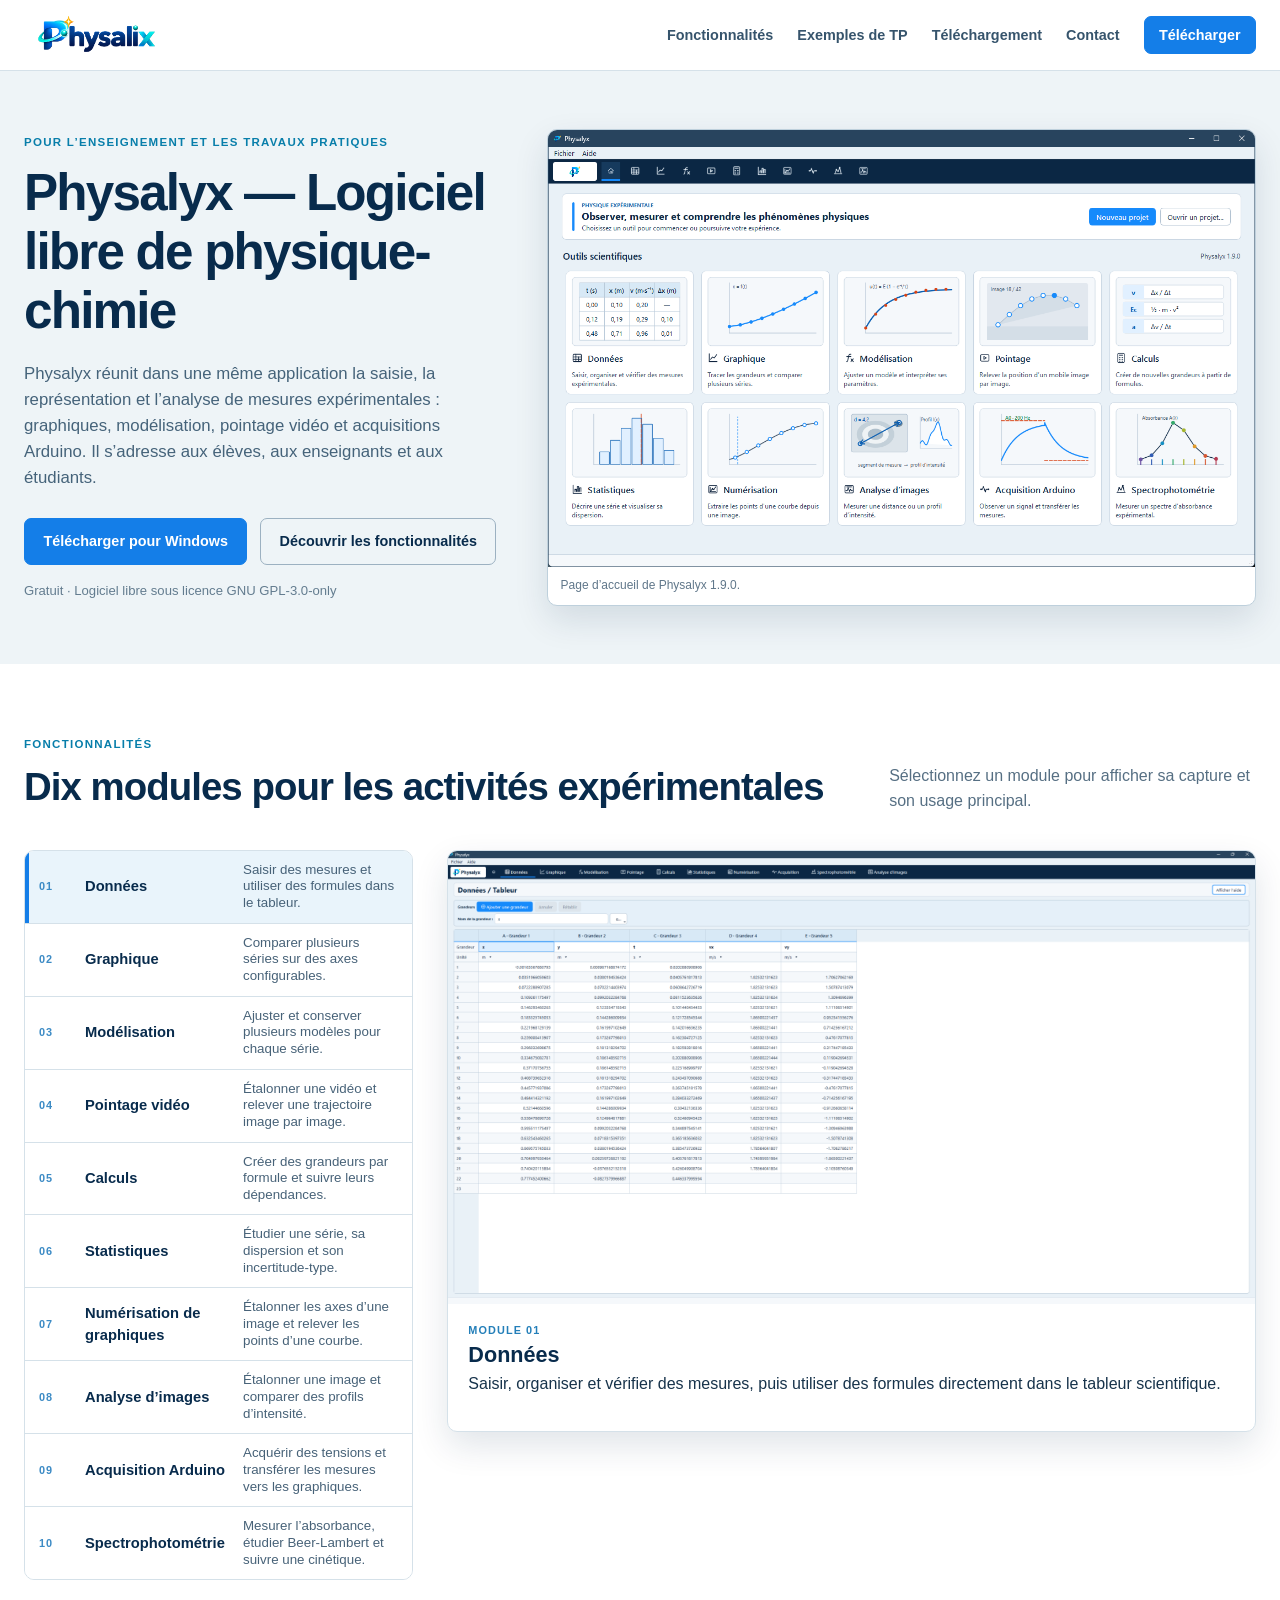
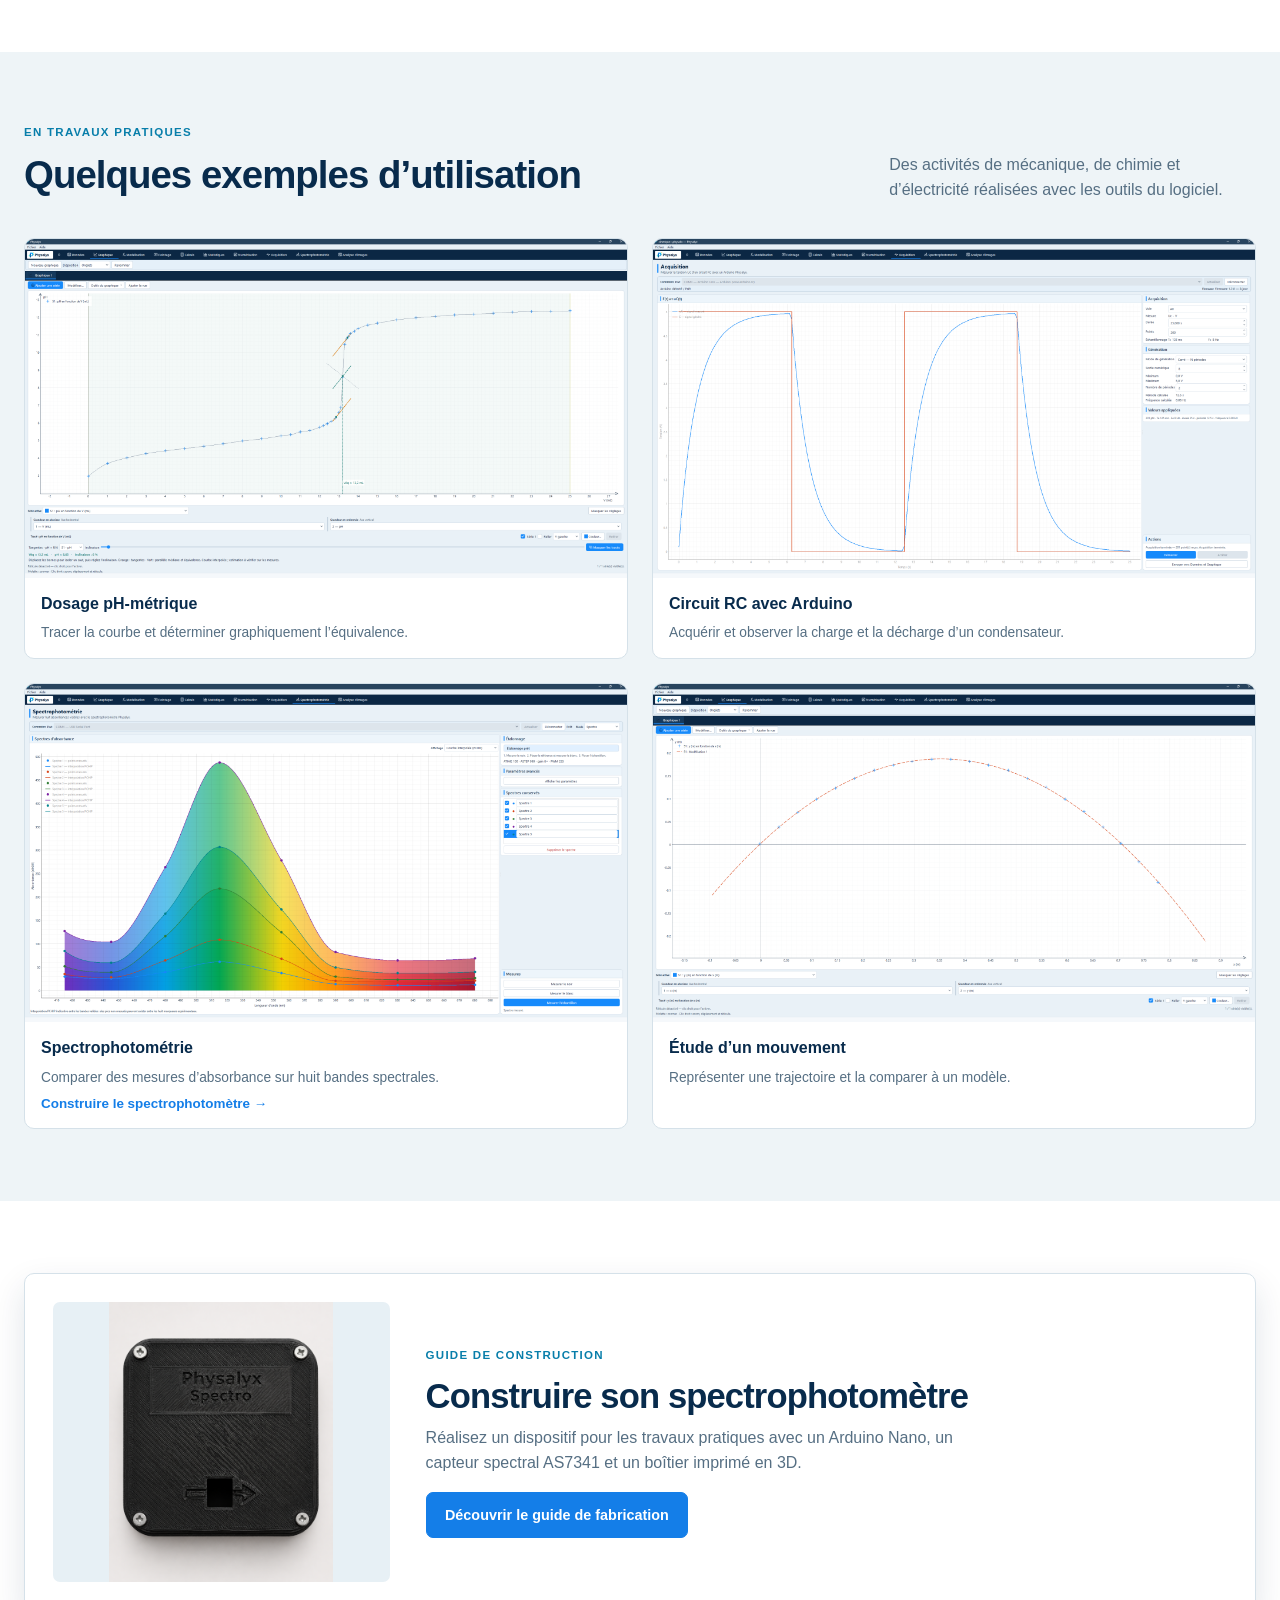
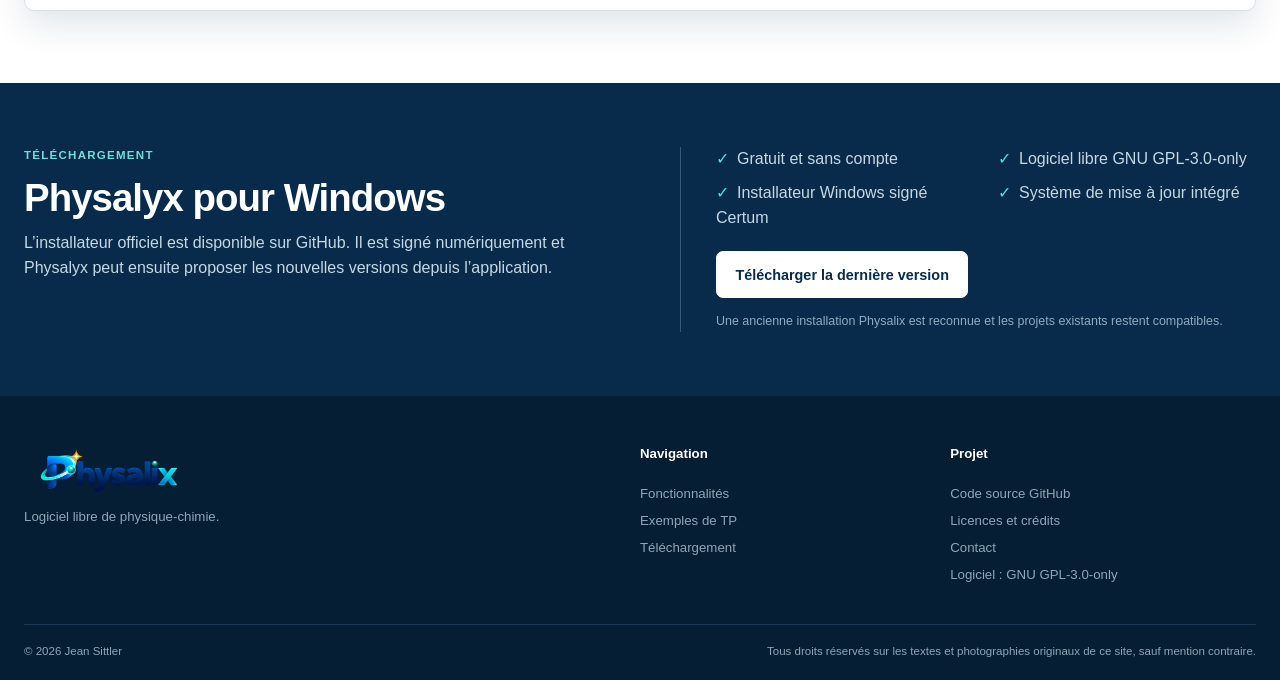
<file: index.html>
<!doctype html>
<html lang="fr">
<head>
  <meta charset="utf-8">
  <meta name="viewport" content="width=device-width, initial-scale=1">
  <meta name="description" content="Physalyx est un logiciel libre de physique-chimie pour traiter des mesures, tracer des graphiques, modéliser et réaliser des acquisitions expérimentales.">
  <meta name="theme-color" content="#082b4c">
  <title>Physalyx — Logiciel libre de physique-chimie</title>
  <link rel="icon" href="assets/brand/physalyx-icon.ico" sizes="any">
  <link rel="icon" href="assets/brand/physalyx-icon.png" type="image/png">
  <link rel="stylesheet" href="assets/css/styles.css">
  <script src="assets/js/main.js?v=20261111-1" defer></script>
</head>
<body>
  <a class="skip-link" href="#contenu">Aller au contenu</a>
  <header class="site-header">
    <div class="shell header-inner">
      <a class="brand" href="#accueil" aria-label="Physalyx, accueil"><img src="assets/brand/physalyx-logo.png" width="2172" height="724" alt="Physalyx"></a>
      <button class="menu-toggle" type="button" aria-expanded="false" aria-controls="navigation-principale"><span class="sr-only">Ouvrir le menu</span><span></span><span></span><span></span></button>
      <nav id="navigation-principale" class="site-nav" aria-label="Navigation principale"><a href="#fonctionnalites">Fonctionnalités</a><a href="#exemples">Exemples de TP</a><a href="#telecharger">Téléchargement</a><a href="contact.html">Contact</a><a class="button button-small" href="https://github.com/jeansittler/Physalyx/releases/latest" target="_blank" rel="noopener noreferrer">Télécharger</a></nav>
    </div>
  </header>
  <main id="contenu">
    <section id="accueil" class="hero">
      <div class="shell hero-grid">
        <div class="hero-copy"><p class="overline">Pour l’enseignement et les travaux pratiques</p><h1>Physalyx — Logiciel libre de physique-chimie</h1><p class="hero-lead">Physalyx réunit dans une même application la saisie, la représentation et l’analyse de mesures expérimentales : graphiques, modélisation, pointage vidéo et acquisitions Arduino. Il s’adresse aux élèves, aux enseignants et aux étudiants.</p><div class="hero-actions"><a class="button" href="https://github.com/jeansittler/Physalyx/releases/latest" target="_blank" rel="noopener noreferrer">Télécharger pour Windows</a><a class="button button-secondary" href="#fonctionnalites">Découvrir les fonctionnalités</a></div><p class="hero-note">Gratuit · Logiciel libre sous licence GNU GPL-3.0-only</p></div>
        <figure class="software-shot hero-shot"><button class="image-button" type="button" data-lightbox="assets/images/captures/accueil-fenetre.png" aria-label="Agrandir la capture de la page d’accueil de Physalyx"><img src="assets/images/captures/accueil-fenetre.png" width="1282" height="792" alt="Page d’accueil de Physalyx 1.9.0 présentant ses dix modules scientifiques"><span>Agrandir</span></button><figcaption>Page d’accueil de Physalyx 1.9.0.</figcaption></figure>
      </div>
    </section>
    <section id="fonctionnalites" class="section modules-section">
      <div class="wide-shell">
        <div class="section-heading"><div><p class="overline">Fonctionnalités</p><h2>Dix modules pour les activités expérimentales</h2></div><p>Sélectionnez un module pour afficher sa capture et son usage principal.</p></div>
        <div class="module-layout">
          <ol class="module-list" data-module-list>
            <li><button class="is-active" data-module="0" aria-pressed="true"><b>01</b><span>Données</span><small>Saisir des mesures et utiliser des formules dans le tableur.</small></button></li>
            <li><button data-module="1" aria-pressed="false"><b>02</b><span>Graphique</span><small>Comparer plusieurs séries sur des axes configurables.</small></button></li>
            <li><button data-module="2" aria-pressed="false"><b>03</b><span>Modélisation</span><small>Ajuster et conserver plusieurs modèles pour chaque série.</small></button></li>
            <li><button data-module="3" aria-pressed="false"><b>04</b><span>Pointage vidéo</span><small>Étalonner une vidéo et relever une trajectoire image par image.</small></button></li>
            <li><button data-module="4" aria-pressed="false"><b>05</b><span>Calculs</span><small>Créer des grandeurs par formule et suivre leurs dépendances.</small></button></li>
            <li><button data-module="5" aria-pressed="false"><b>06</b><span>Statistiques</span><small>Étudier une série, sa dispersion et son incertitude-type.</small></button></li>
            <li><button data-module="6" aria-pressed="false"><b>07</b><span>Numérisation de graphiques</span><small>Étalonner les axes d’une image et relever les points d’une courbe.</small></button></li>
            <li><button data-module="7" aria-pressed="false"><b>08</b><span>Analyse d’images</span><small>Étalonner une image et comparer des profils d’intensité.</small></button></li>
            <li><button data-module="8" aria-pressed="false"><b>09</b><span>Acquisition Arduino</span><small>Acquérir des tensions et transférer les mesures vers les graphiques.</small></button></li>
            <li><button data-module="9" aria-pressed="false"><b>10</b><span>Spectrophotométrie</span><small>Mesurer l’absorbance, étudier Beer-Lambert et suivre une cinétique.</small></button></li>
          </ol>
          <article class="module-preview" aria-live="polite"><button class="image-button" type="button" data-module-image-button data-lightbox="assets/images/captures/donnees-full.png" aria-label="Agrandir la capture du module Données"><img src="assets/images/captures/donnees-full.png" width="2048" height="1152" alt="Module Données de Physalyx avec un tableau de mesures" data-module-image><span>Agrandir</span></button><div class="module-caption"><p class="module-number">Module 01</p><h3>Données</h3><p data-module-description>Saisir, organiser et vérifier des mesures, puis utiliser des formules directement dans le tableur scientifique.</p><p class="rights-note" data-module-note hidden></p></div></article>
        </div>
      </div>
    </section>
    <section id="exemples" class="section examples-section">
      <div class="shell"><div class="section-heading"><div><p class="overline">En travaux pratiques</p><h2>Quelques exemples d’utilisation</h2></div><p>Des activités de mécanique, de chimie et d’électricité réalisées avec les outils du logiciel.</p></div>
        <div class="examples-grid">
          <figure class="example-card"><button class="image-button" type="button" data-lightbox="assets/images/captures/titrage-ph-metrique.png" aria-label="Agrandir la capture du dosage pH-métrique"><img loading="lazy" src="assets/images/captures/titrage-ph-metrique.png" width="2048" height="1152" alt="Courbe de dosage pH-métrique et détermination du volume équivalent dans Physalyx"><span>Agrandir</span></button><figcaption><b>Dosage pH-métrique</b><span>Tracer la courbe et déterminer graphiquement l’équivalence.</span></figcaption></figure>
          <figure class="example-card"><button class="image-button" type="button" data-lightbox="assets/images/captures/acquisition-carre.png" aria-label="Agrandir la capture de l’acquisition Arduino"><img loading="lazy" src="assets/images/captures/acquisition-carre.png" width="2048" height="1152" alt="Acquisition Arduino d’un signal carré et charge-décharge d’un circuit RC"><span>Agrandir</span></button><figcaption><b>Circuit RC avec Arduino</b><span>Acquérir et observer la charge et la décharge d’un condensateur.</span></figcaption></figure>
          <figure class="example-card"><button class="image-button" type="button" data-lightbox="assets/images/captures/spectro-1-full.png" aria-label="Agrandir la capture de spectrophotométrie"><img loading="lazy" src="assets/images/captures/spectro-1-full.png" width="2048" height="1152" alt="Spectres d’absorbance mesurés avec le module Spectrophotométrie de Physalyx"><span>Agrandir</span></button><figcaption><b>Spectrophotométrie</b><span>Comparer des mesures d’absorbance sur huit bandes spectrales.</span><a class="inline-link" href="spectrophotometre.html">Construire le spectrophotomètre →</a></figcaption></figure>
          <figure class="example-card"><button class="image-button" type="button" data-lightbox="assets/images/captures/graphique-full.png" aria-label="Agrandir la capture de l’étude d’un mouvement"><img loading="lazy" src="assets/images/captures/graphique-full.png" width="2048" height="1152" alt="Trajectoire parabolique et modélisation dans le module Graphique de Physalyx"><span>Agrandir</span></button><figcaption><b>Étude d’un mouvement</b><span>Représenter une trajectoire et la comparer à un modèle.</span></figcaption></figure>
        </div>
      </div>
    </section>
    <section class="section build-spectro-section" aria-labelledby="construire-spectro-titre"><div class="shell build-spectro-card"><img loading="lazy" src="assets/images/spectrophotometre/boitier-ferme-retouche.png" width="1536" height="1536" alt="Boîtier noir du spectrophotomètre Physalyx imprimé en 3D"><div><p class="overline">Guide de construction</p><h2 id="construire-spectro-titre">Construire son spectrophotomètre</h2><p>Réalisez un dispositif pour les travaux pratiques avec un Arduino Nano, un capteur spectral AS7341 et un boîtier imprimé en 3D.</p><a class="button" href="spectrophotometre.html">Découvrir le guide de fabrication</a></div></div></section>
    <section id="telecharger" class="download-section"><div class="shell download-grid"><div><p class="overline light">Téléchargement</p><h2>Physalyx pour Windows</h2><p>L’installateur officiel est disponible sur GitHub. Il est signé numériquement et Physalyx peut ensuite proposer les nouvelles versions depuis l’application.</p></div><div class="download-details"><ul><li>Gratuit et sans compte</li><li>Logiciel libre GNU GPL-3.0-only</li><li>Installateur Windows signé Certum</li><li>Système de mise à jour intégré</li></ul><a class="button button-light" href="https://github.com/jeansittler/Physalyx/releases/latest" target="_blank" rel="noopener noreferrer">Télécharger la dernière version</a><p>Une ancienne installation Physalix est reconnue et les projets existants restent compatibles.</p></div></div></section>
  </main>
  <footer class="site-footer"><div class="shell footer-grid"><div><a class="brand footer-brand" href="#accueil"><img src="assets/brand/physalyx-logo.png" width="2172" height="724" alt="Physalyx"></a><p>Logiciel libre de physique-chimie.</p></div><div><p class="footer-label">Navigation</p><a href="#fonctionnalites">Fonctionnalités</a><a href="#exemples">Exemples de TP</a><a href="#telecharger">Téléchargement</a></div><div><p class="footer-label">Projet</p><a href="https://github.com/jeansittler/Physalyx" target="_blank" rel="noopener noreferrer">Code source GitHub</a><a href="licences.html">Licences et crédits</a><a href="contact.html">Contact</a><span>Logiciel : GNU GPL-3.0-only</span></div></div><div class="shell footer-bottom"><span>© 2026 Jean Sittler</span><span>Tous droits réservés sur les textes et photographies originaux de ce site, sauf mention contraire.</span></div></footer>
  <dialog class="lightbox" data-lightbox-dialog aria-label="Aperçu agrandi"><button type="button" class="lightbox-close" data-lightbox-close aria-label="Fermer l’aperçu">Fermer ×</button><img alt="Capture de Physalyx agrandie"><p></p></dialog>
</body>
</html>
</file>
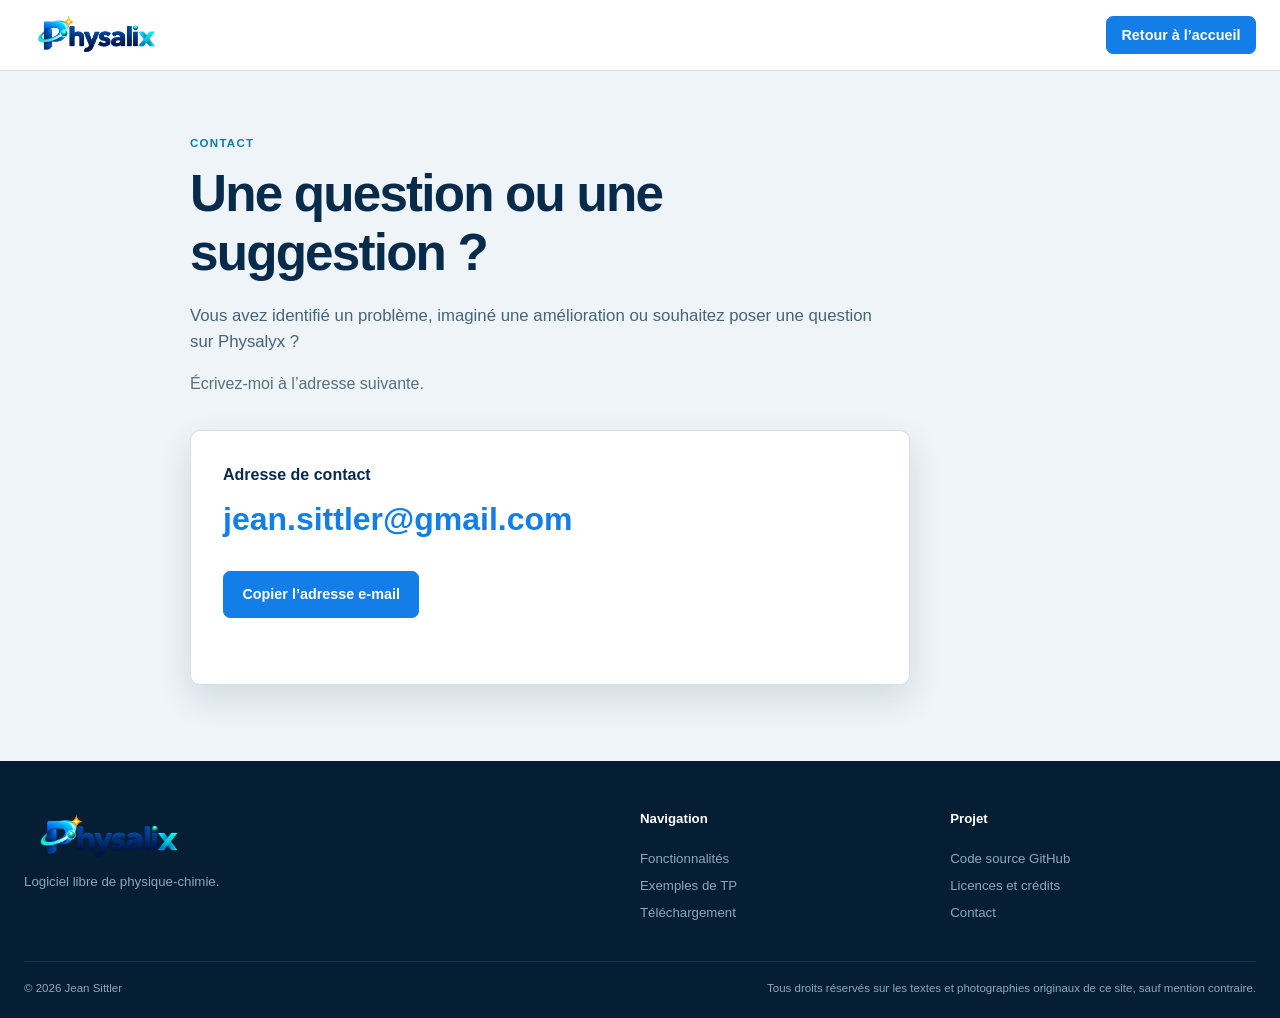
<file: contact.html>
<!doctype html>
<html lang="fr">
<head>
  <meta charset="utf-8">
  <meta name="viewport" content="width=device-width, initial-scale=1">
  <meta name="description" content="Contacter le créateur de Physalyx pour poser une question, proposer une amélioration ou signaler un dysfonctionnement.">
  <meta name="theme-color" content="#082b4c">
  <title>Contact et suggestions — Physalyx</title>
  <link rel="icon" href="assets/brand/physalyx-icon.ico" sizes="any">
  <link rel="icon" href="assets/brand/physalyx-icon.png" type="image/png">
  <link rel="stylesheet" href="assets/css/styles.css">
  <script src="assets/js/contact.js" defer></script>
</head>
<body class="contact-layout">
  <a class="skip-link" href="#contenu">Aller au contenu</a>
  <header class="site-header"><div class="shell header-inner"><a class="brand" href="index.html" aria-label="Physalyx, accueil"><img src="assets/brand/physalyx-logo.png" width="2172" height="724" alt="Physalyx"></a><a class="button button-small" href="index.html">Retour à l’accueil</a></div></header>
  <main id="contenu" class="contact-page">
    <div class="shell contact-content">
      <p class="overline">Contact</p>
      <h1>Une question ou une suggestion ?</h1>
      <p class="hero-lead">Vous avez identifié un problème, imaginé une amélioration ou souhaitez poser une question sur Physalyx ?</p>
      <p class="contact-intro">Écrivez-moi à l’adresse suivante.</p>
      <section class="contact-card" aria-labelledby="contact-email-title">
        <p class="footer-label" id="contact-email-title">Adresse de contact</p>
        <p class="contact-email" data-contact-email>jean.sittler@gmail.com</p>
        <div class="contact-actions">
          <button class="button" type="button" data-copy-email>Copier l’adresse e-mail</button>
        </div>
        <p class="copy-status" data-copy-status aria-live="polite"></p>
      </section>
    </div>
  </main>
  <footer class="site-footer"><div class="shell footer-grid"><div><a class="brand footer-brand" href="index.html"><img src="assets/brand/physalyx-logo.png" width="2172" height="724" alt="Physalyx"></a><p>Logiciel libre de physique-chimie.</p></div><div><p class="footer-label">Navigation</p><a href="index.html#fonctionnalites">Fonctionnalités</a><a href="index.html#exemples">Exemples de TP</a><a href="index.html#telecharger">Téléchargement</a></div><div><p class="footer-label">Projet</p><a href="https://github.com/jeansittler/Physalyx" target="_blank" rel="noopener noreferrer">Code source GitHub</a><a href="licences.html">Licences et crédits</a><a href="contact.html" aria-current="page">Contact</a></div></div><div class="shell footer-bottom"><span>© 2026 Jean Sittler</span><span>Tous droits réservés sur les textes et photographies originaux de ce site, sauf mention contraire.</span></div></footer>
</body>
</html>
</file>
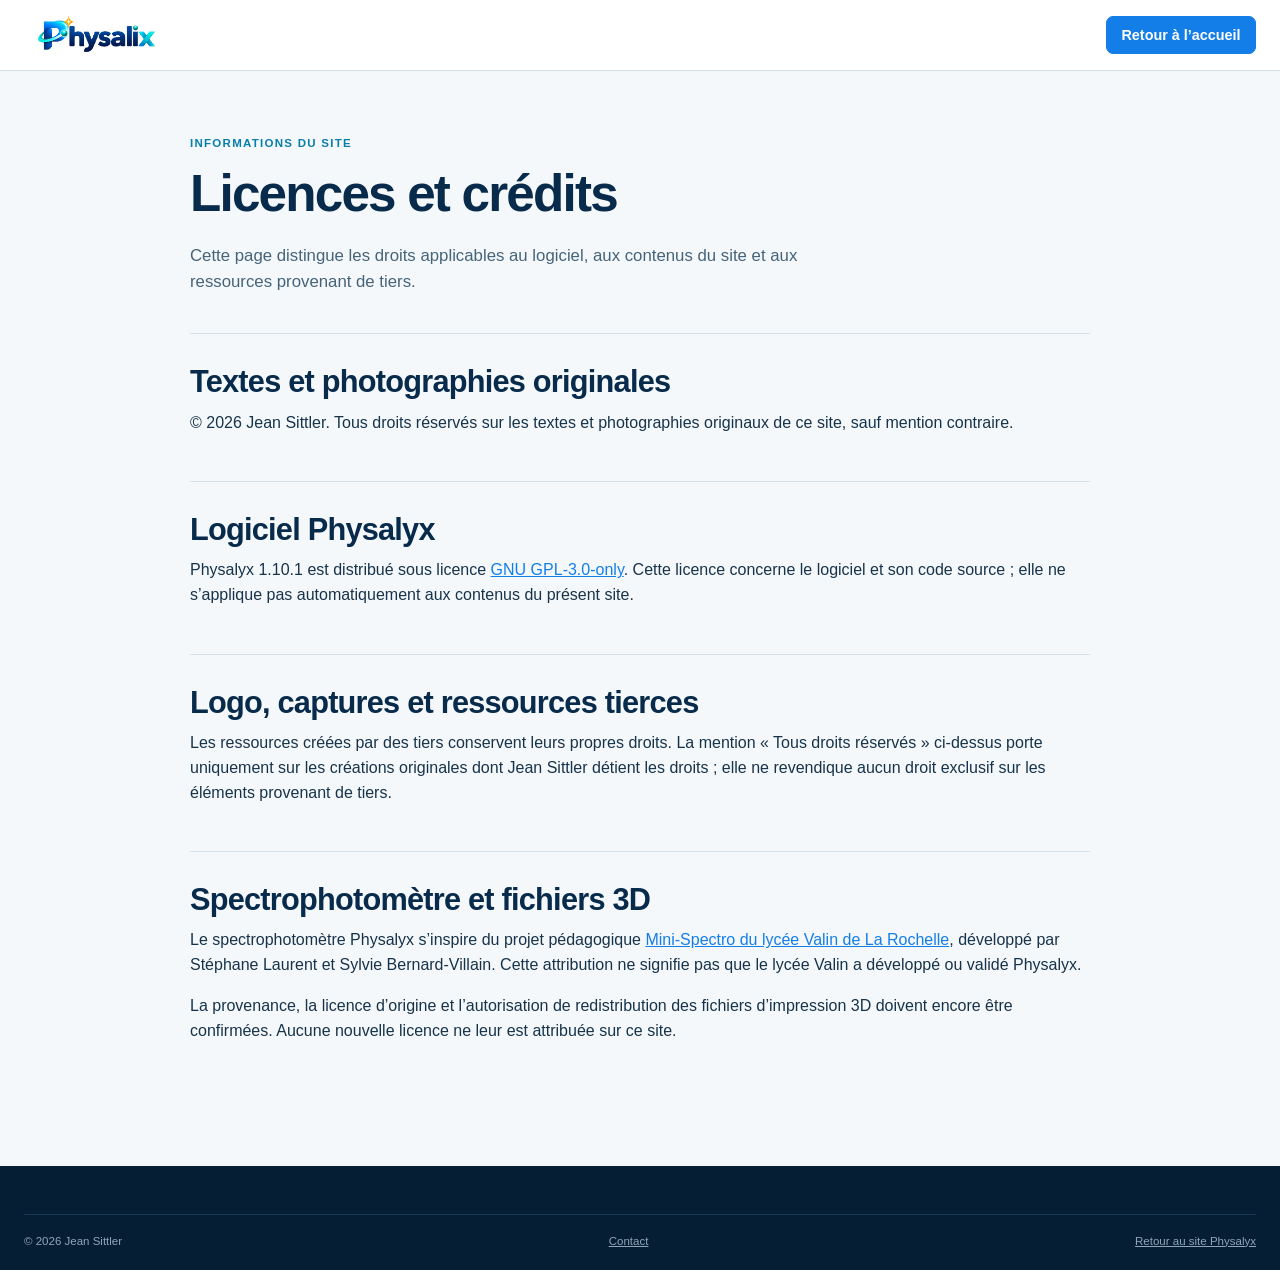
<file: licences.html>
<!doctype html>
<html lang="fr">
<head>
  <meta charset="utf-8">
  <meta name="viewport" content="width=device-width, initial-scale=1">
  <meta name="description" content="Licences, crédits et provenance des contenus du site officiel Physalyx.">
  <meta name="theme-color" content="#082b4c">
  <title>Licences et crédits — Physalyx</title>
  <link rel="icon" href="assets/brand/physalyx-icon.ico" sizes="any">
  <link rel="icon" href="assets/brand/physalyx-icon.png" type="image/png">
  <link rel="stylesheet" href="assets/css/styles.css">
</head>
<body>
  <a class="skip-link" href="#contenu">Aller au contenu</a>
  <header class="site-header"><div class="shell header-inner"><a class="brand" href="index.html" aria-label="Physalyx, accueil"><img src="assets/brand/physalyx-logo.png" width="2172" height="724" alt="Physalyx"></a><a class="button button-small" href="index.html">Retour à l’accueil</a></div></header>
  <main id="contenu" class="legal-page"><div class="shell legal-content"><p class="overline">Informations du site</p><h1>Licences et crédits</h1><p class="hero-lead">Cette page distingue les droits applicables au logiciel, aux contenus du site et aux ressources provenant de tiers.</p>
    <section><h2>Textes et photographies originales</h2><p>© 2026 Jean Sittler. Tous droits réservés sur les textes et photographies originaux de ce site, sauf mention contraire.</p></section>
    <section><h2>Logiciel Physalyx</h2><p>Physalyx 1.10.1 est distribué sous licence <a href="https://github.com/jeansittler/Physalyx/blob/main/LICENSE" target="_blank" rel="noopener noreferrer">GNU GPL-3.0-only</a>. Cette licence concerne le logiciel et son code source ; elle ne s’applique pas automatiquement aux contenus du présent site.</p></section>
    <section><h2>Logo, captures et ressources tierces</h2><p>Les ressources créées par des tiers conservent leurs propres droits. La mention « Tous droits réservés » ci-dessus porte uniquement sur les créations originales dont Jean Sittler détient les droits ; elle ne revendique aucun droit exclusif sur les éléments provenant de tiers.</p></section>
    <section><h2>Spectrophotomètre et fichiers 3D</h2><p>Le spectrophotomètre Physalyx s’inspire du projet pédagogique <a href="https://icn.lycee-valin.fr/dokuwiki/doku.php?id=arduino:minispectro_un_spectrophotometre_pour_les_lyceens" target="_blank" rel="noopener noreferrer">Mini-Spectro du lycée Valin de La Rochelle</a>, développé par Stéphane Laurent et Sylvie Bernard-Villain. Cette attribution ne signifie pas que le lycée Valin a développé ou validé Physalyx.</p><p>La provenance, la licence d’origine et l’autorisation de redistribution des fichiers d’impression 3D doivent encore être confirmées. Aucune nouvelle licence ne leur est attribuée sur ce site.</p></section>
  </div></main>
  <footer class="site-footer"><div class="shell footer-bottom legal-footer"><span>© 2026 Jean Sittler</span><a href="contact.html">Contact</a><a href="index.html">Retour au site Physalyx</a></div></footer>
</body>
</html>
</file>
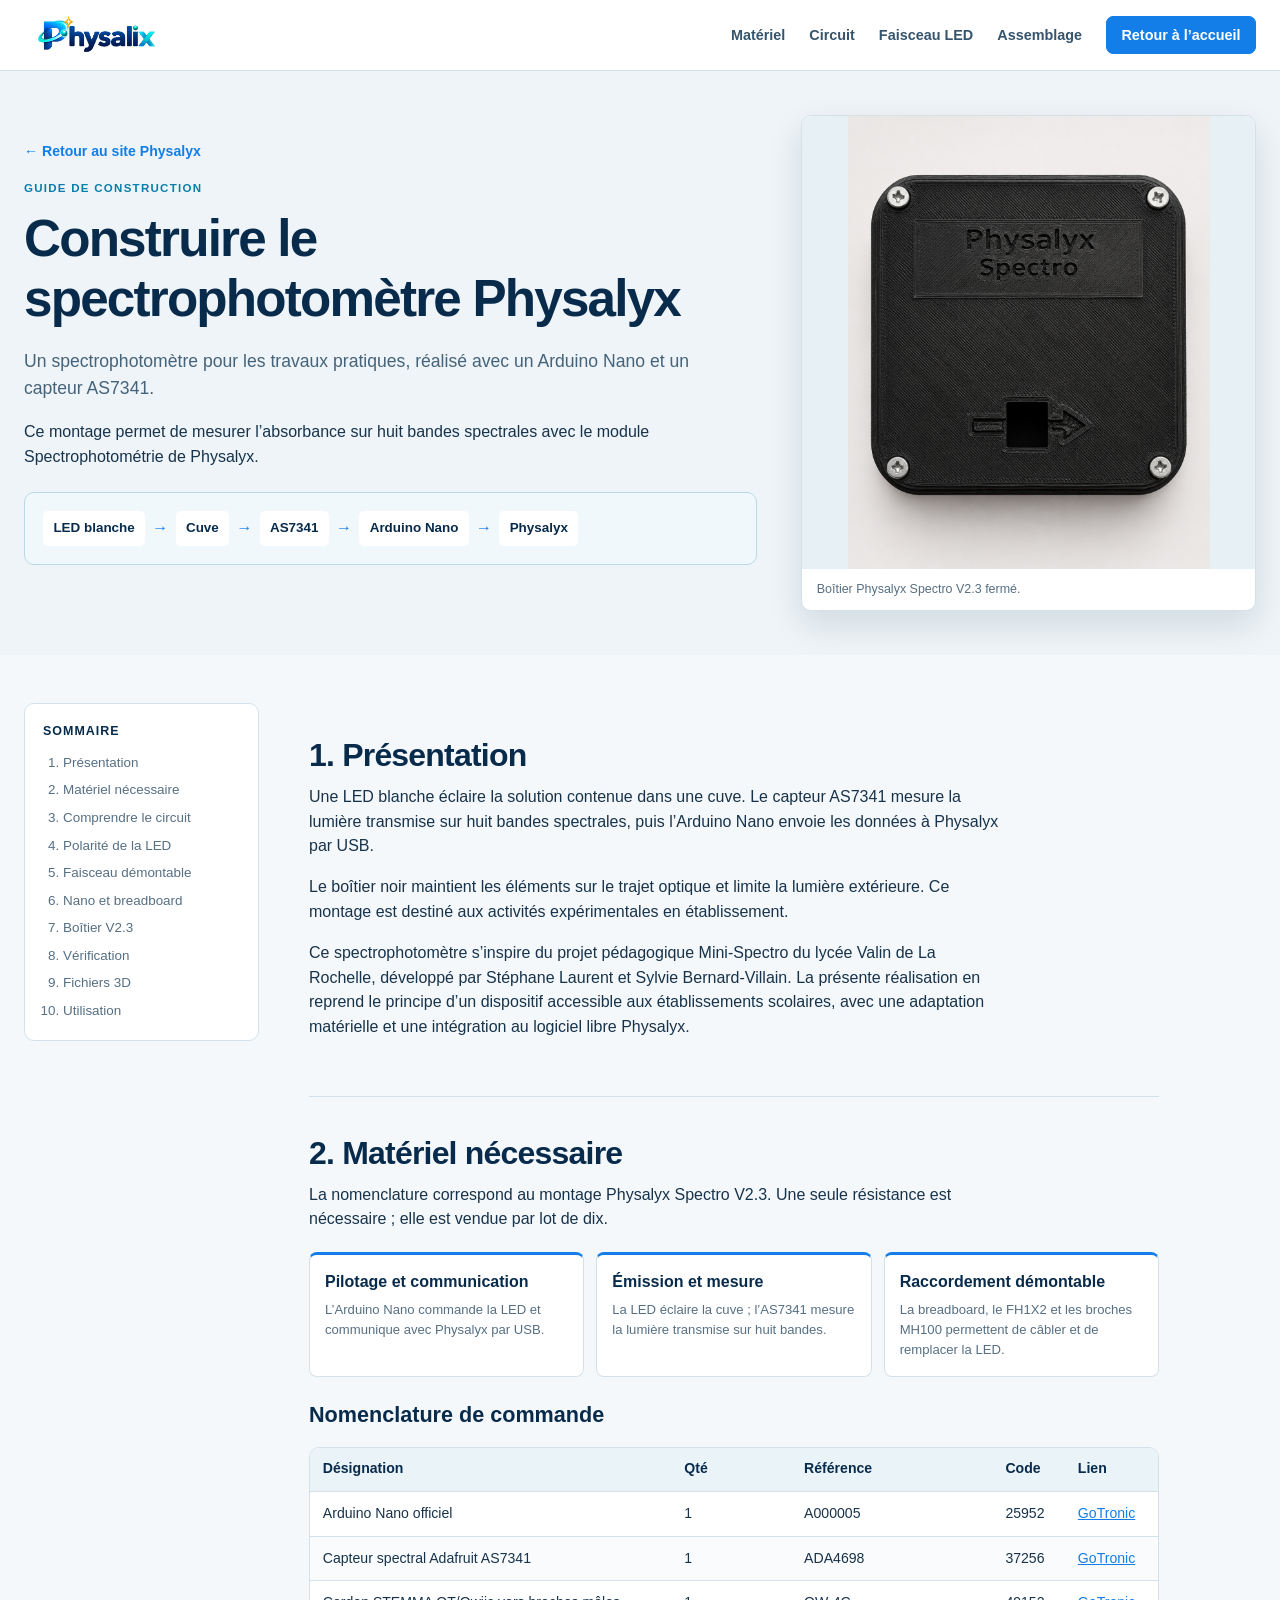
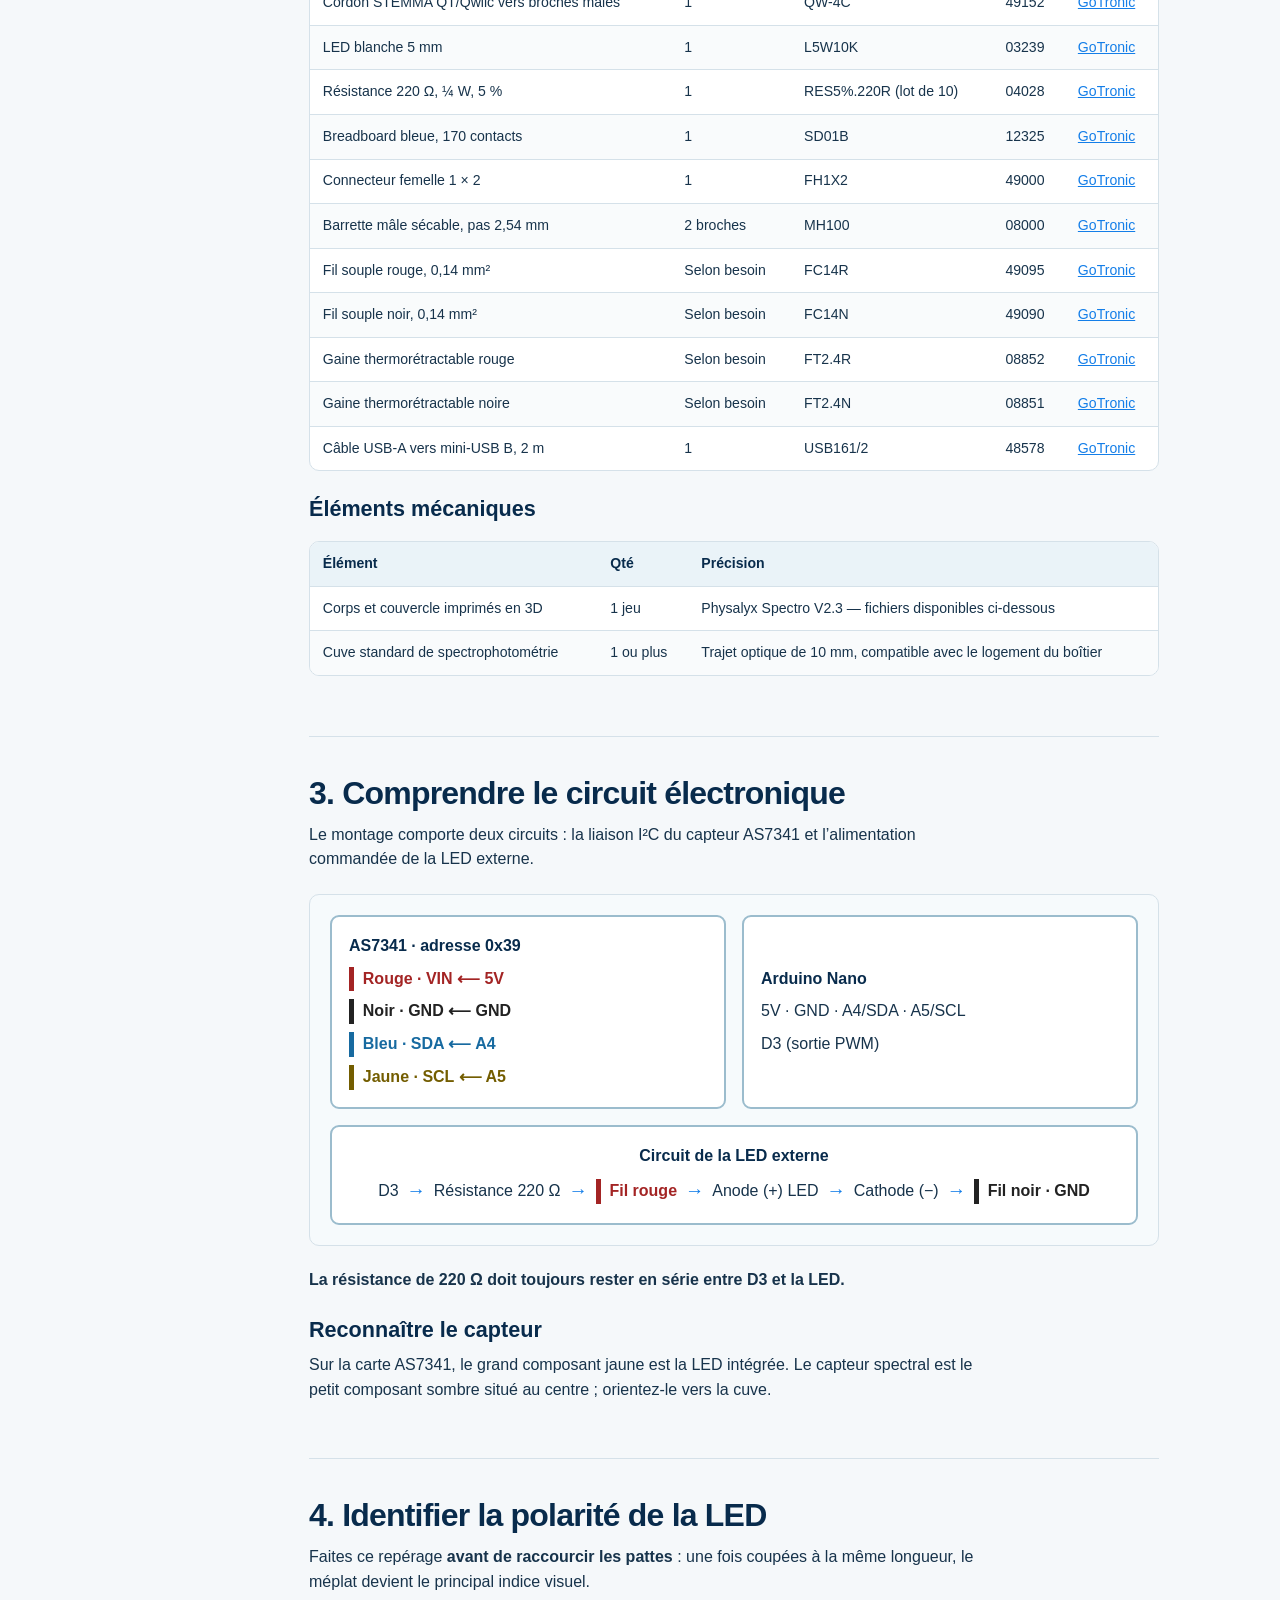
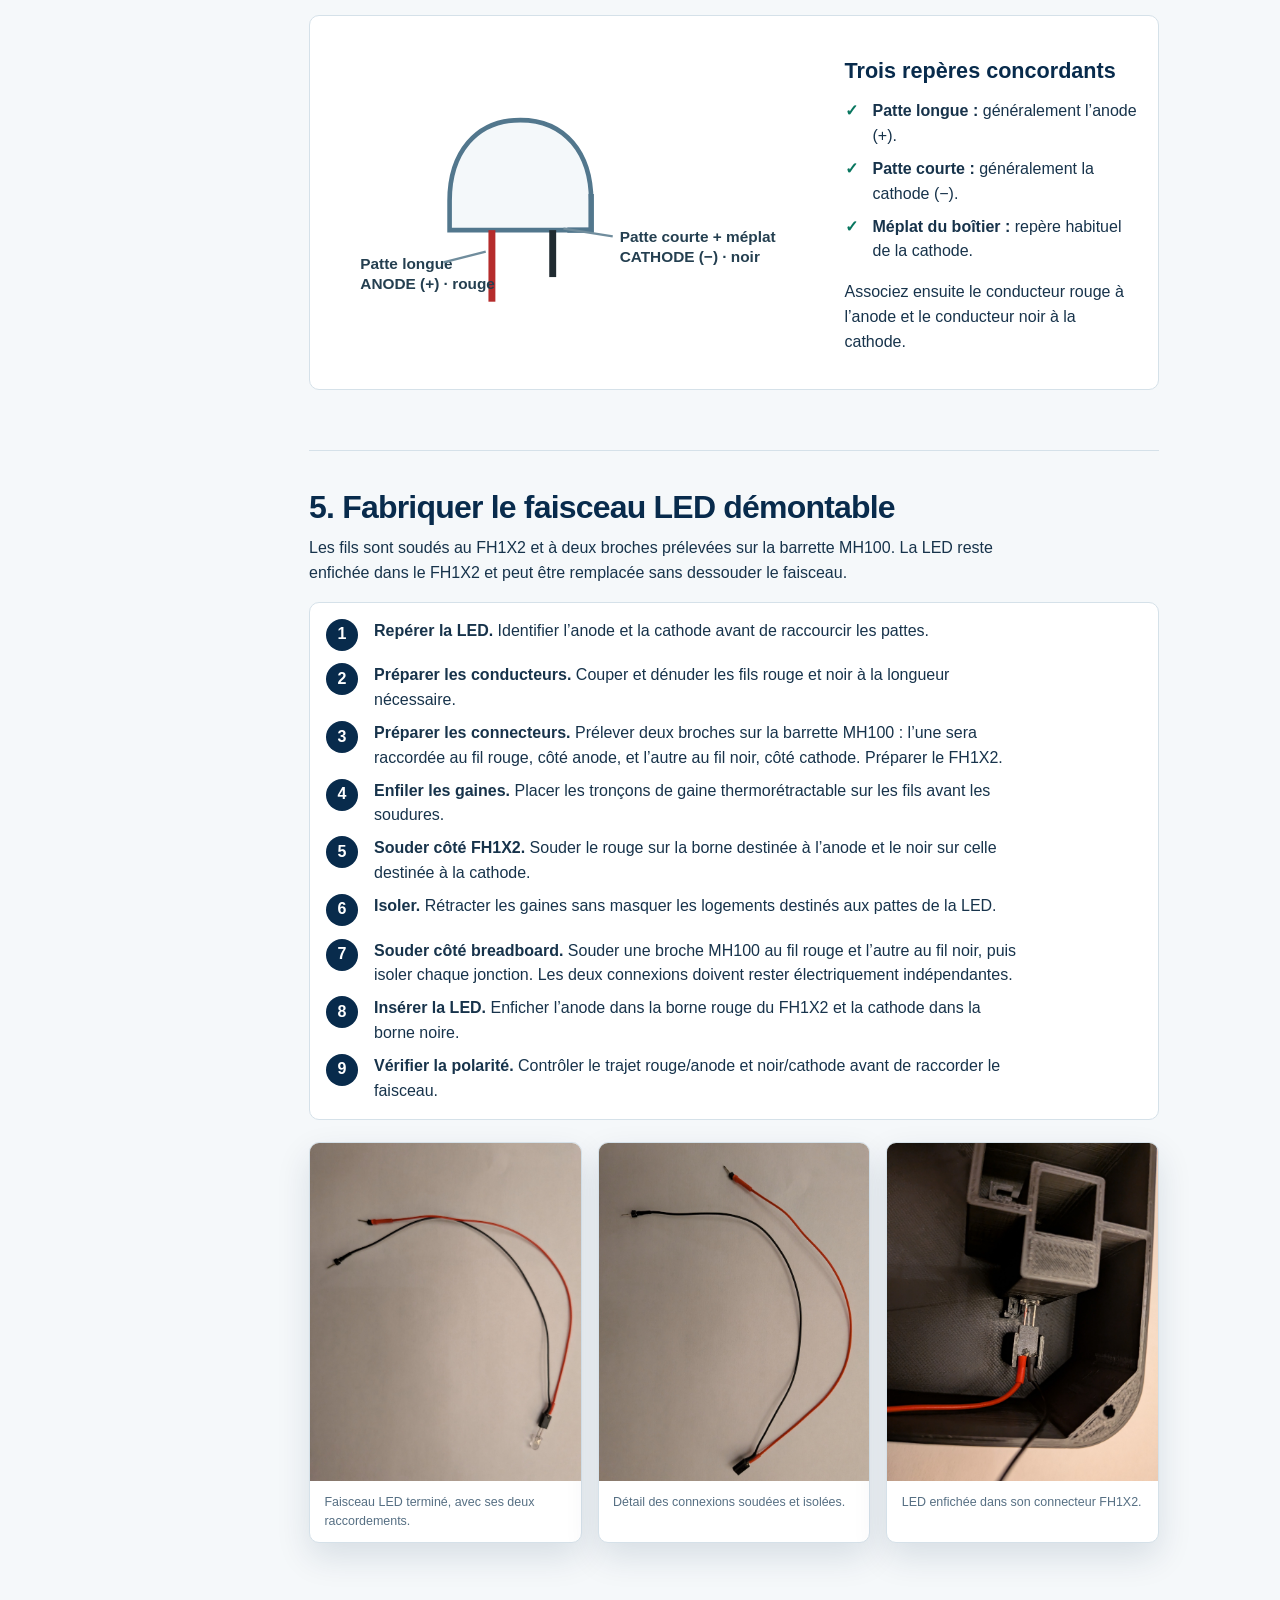
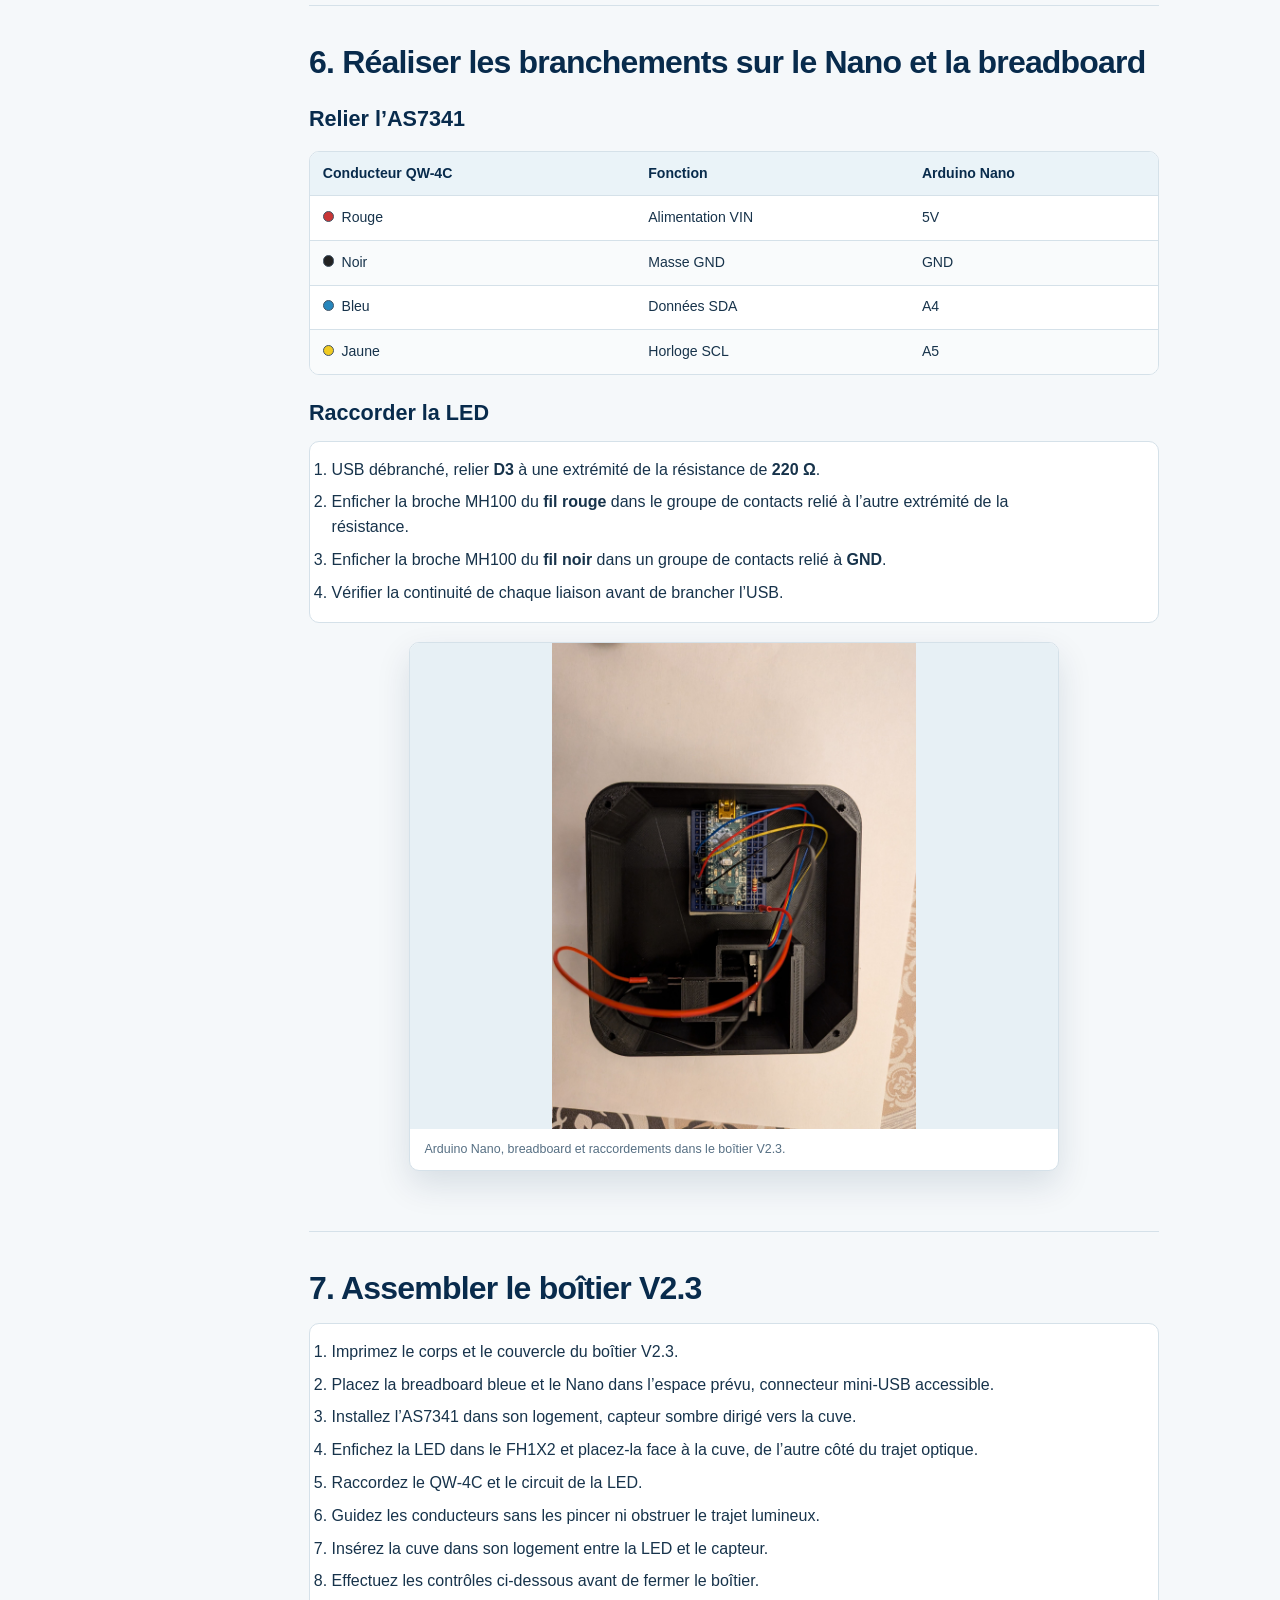
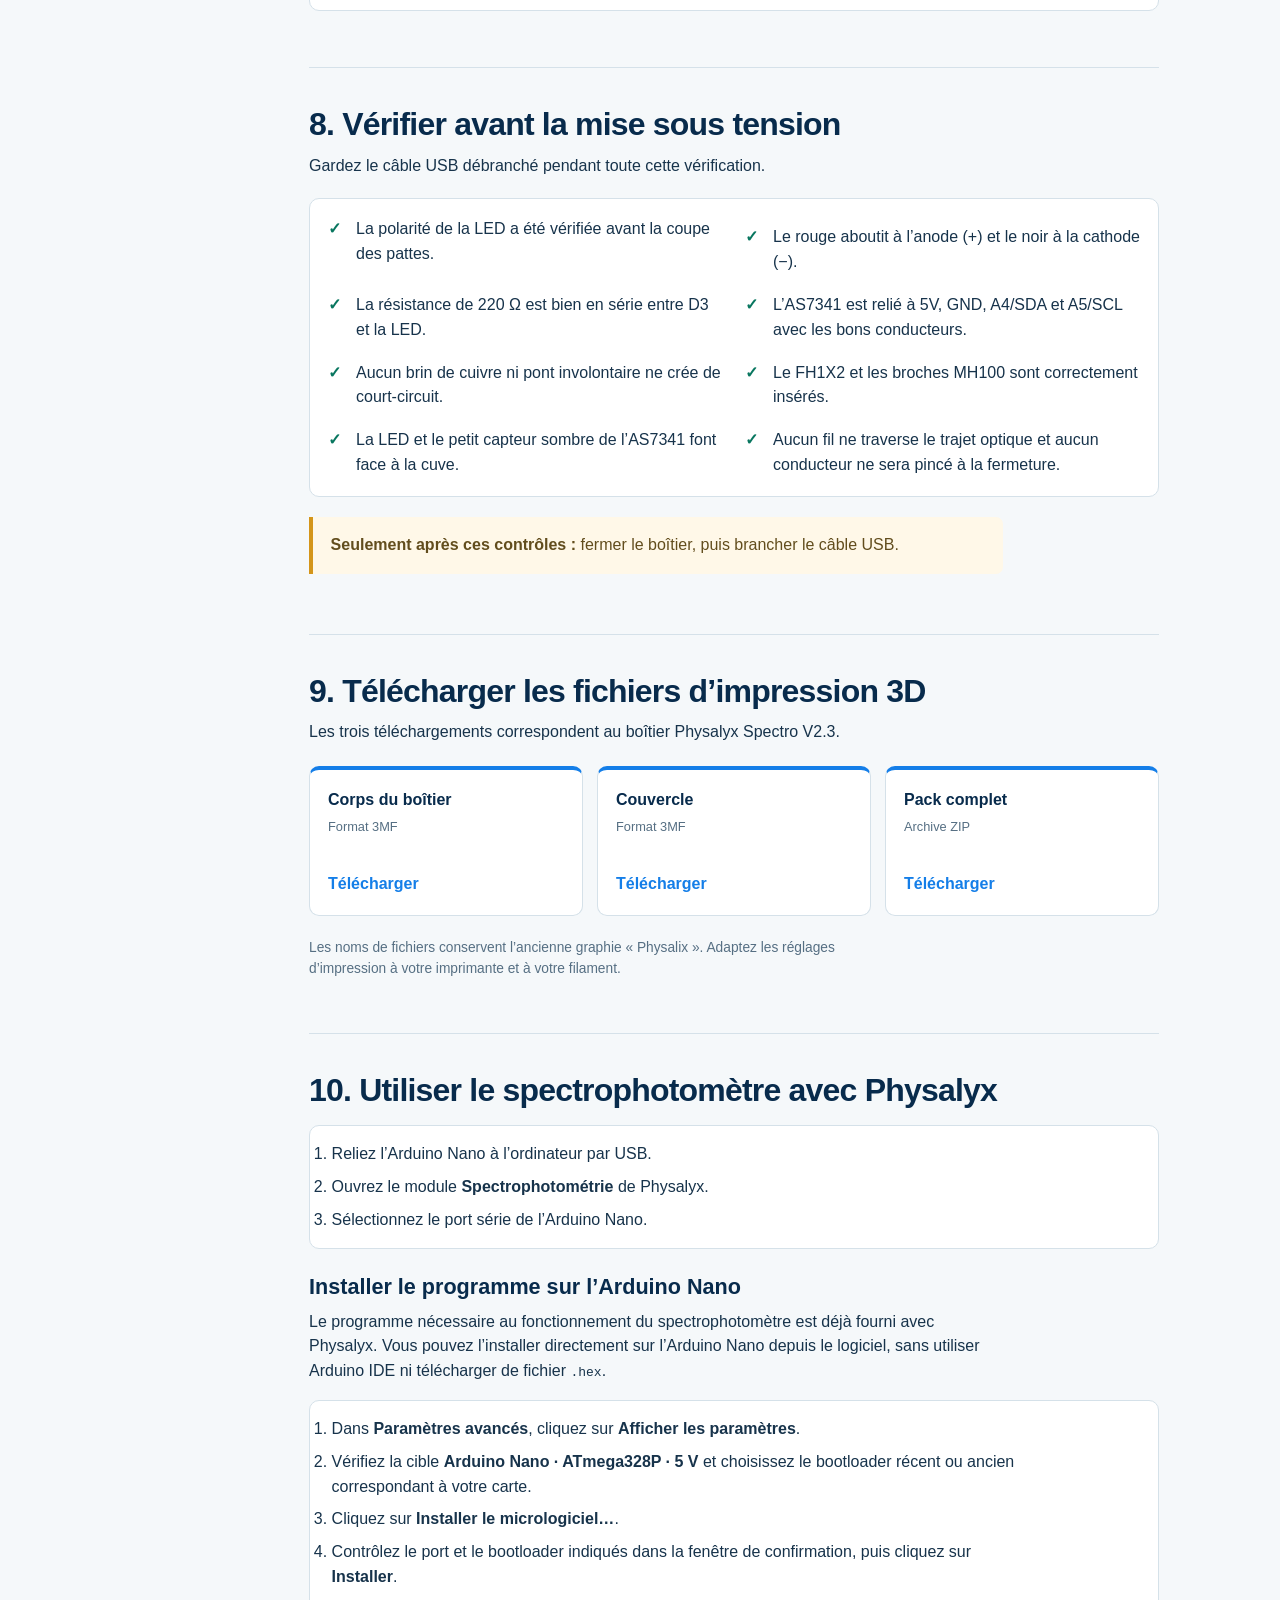
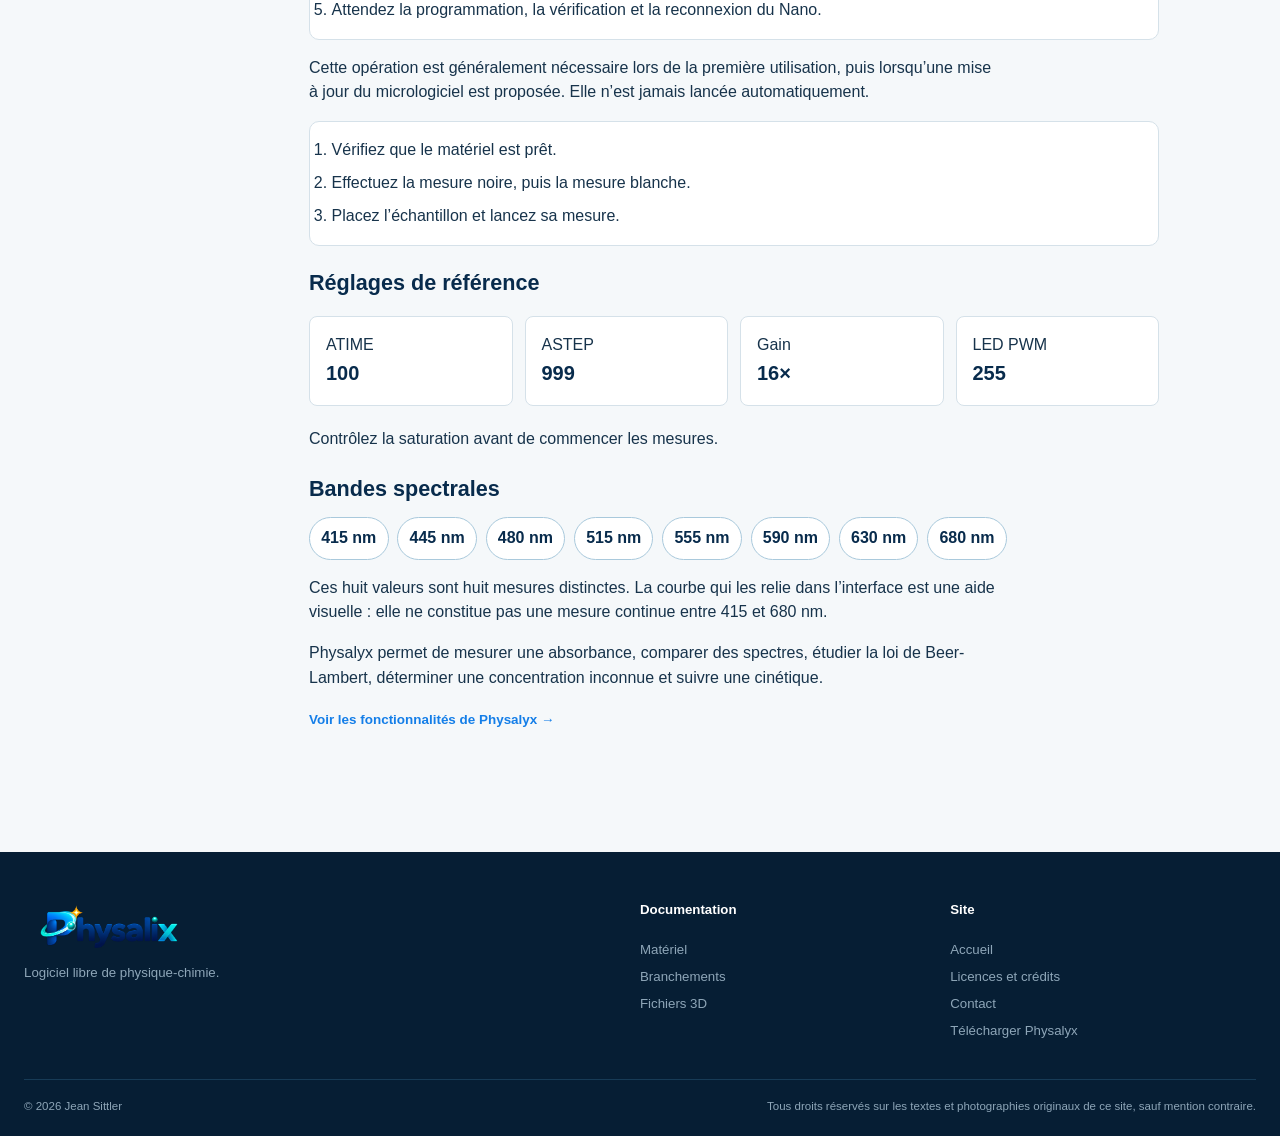
<file: spectrophotometre.html>
<!doctype html>
<html lang="fr">
<head>
  <meta charset="utf-8">
  <meta name="viewport" content="width=device-width, initial-scale=1">
  <meta name="description" content="Guide de construction du spectrophotomètre Physalyx avec Arduino Nano et capteur AS7341.">
  <title>Construire le spectrophotomètre Physalyx</title>
  <link rel="icon" href="assets/brand/physalyx-icon.ico">
  <link rel="stylesheet" href="assets/css/styles.css?v=20261117-1">
  <script src="assets/js/main.js?v=20261111-1" defer></script>
</head>
<body>
  <a class="skip-link" href="#contenu">Aller au contenu</a>
  <header class="site-header"><div class="shell header-inner">
    <a class="brand" href="index.html" aria-label="Physalyx, accueil"><img src="assets/brand/physalyx-logo.png" width="2172" height="724" alt="Physalyx"></a>
    <button class="menu-toggle" type="button" aria-expanded="false" aria-controls="navigation-principale"><span class="sr-only">Ouvrir le menu</span><span></span><span></span><span></span></button>
    <nav id="navigation-principale" class="site-nav" aria-label="Navigation principale"><a href="#materiel">Matériel</a><a href="#circuit">Circuit</a><a href="#faisceau-led">Faisceau LED</a><a href="#assemblage">Assemblage</a><a class="button button-small" href="index.html">Retour à l’accueil</a></nav>
  </div></header>

  <main id="contenu">
    <section class="doc-hero"><div class="shell doc-hero-grid">
      <div><a class="back-home" href="index.html">← Retour au site Physalyx</a><p class="overline">Guide de construction</p><h1>Construire le spectrophotomètre Physalyx</h1><p class="hero-lead">Un spectrophotomètre pour les travaux pratiques, réalisé avec un Arduino Nano et un capteur AS7341.</p><p>Ce montage permet de mesurer l’absorbance sur huit bandes spectrales avec le module Spectrophotométrie de Physalyx.</p><div class="process-flow" aria-label="Chaîne de mesure"><span>LED blanche</span><b>→</b><span>Cuve</span><b>→</b><span>AS7341</span><b>→</b><span>Arduino Nano</span><b>→</b><span>Physalyx</span></div></div>
      <figure class="doc-photo doc-hero-photo"><button class="image-button" type="button" data-lightbox="assets/images/spectrophotometre/boitier-ferme-retouche.png" aria-label="Agrandir la vue extérieure du spectrophotomètre"><img src="assets/images/spectrophotometre/boitier-ferme-retouche.png" width="1536" height="1536" alt="Boîtier noir fermé du spectrophotomètre Physalyx, vu de dessus"><span>Agrandir</span></button><figcaption>Boîtier Physalyx Spectro V2.3 fermé.</figcaption></figure>
    </div></section>

    <div class="shell doc-layout">
      <nav class="doc-toc" aria-label="Sommaire de la page"><p>Sommaire</p><ol><li><a href="#presentation">Présentation</a></li><li><a href="#materiel">Matériel nécessaire</a></li><li><a href="#circuit">Comprendre le circuit</a></li><li><a href="#polarite-led">Polarité de la LED</a></li><li><a href="#faisceau-led">Faisceau démontable</a></li><li><a href="#branchements">Nano et breadboard</a></li><li><a href="#assemblage">Boîtier V2.3</a></li><li><a href="#verification">Vérification</a></li><li><a href="#fichiers-3d">Fichiers 3D</a></li><li><a href="#utilisation">Utilisation</a></li></ol></nav>
      <article class="doc-content">
        <section id="presentation"><h2>1. Présentation</h2><p>Une LED blanche éclaire la solution contenue dans une cuve. Le capteur AS7341 mesure la lumière transmise sur huit bandes spectrales, puis l’Arduino Nano envoie les données à Physalyx par USB.</p><p>Le boîtier noir maintient les éléments sur le trajet optique et limite la lumière extérieure. Ce montage est destiné aux activités expérimentales en établissement.</p><p>Ce spectrophotomètre s’inspire du projet pédagogique <a href="https://icn.lycee-valin.fr/dokuwiki/doku.php?id=arduino:minispectro_un_spectrophotometre_pour_les_lyceens" target="_blank" rel="noopener noreferrer">Mini-Spectro du lycée Valin de La Rochelle</a>, développé par Stéphane Laurent et Sylvie Bernard-Villain. La présente réalisation en reprend le principe d’un dispositif accessible aux établissements scolaires, avec une adaptation matérielle et une intégration au logiciel libre Physalyx.</p></section>

        <section id="materiel"><h2>2. Matériel nécessaire</h2><p>La nomenclature correspond au montage Physalyx Spectro V2.3. Une seule résistance est nécessaire ; elle est vendue par lot de dix.</p><div class="component-roles" aria-label="Organisation fonctionnelle des composants"><div><b>Pilotage et communication</b><span>L’Arduino Nano commande la LED et communique avec Physalyx par USB.</span></div><div><b>Émission et mesure</b><span>La LED éclaire la cuve ; l’AS7341 mesure la lumière transmise sur huit bandes.</span></div><div><b>Raccordement démontable</b><span>La breadboard, le FH1X2 et les broches MH100 permettent de câbler et de remplacer la LED.</span></div></div><h3>Nomenclature de commande</h3><div class="table-wrap"><table class="doc-table material-table"><thead><tr><th>Désignation</th><th>Qté</th><th>Référence</th><th>Code</th><th>Lien</th></tr></thead><tbody>
          <tr><td>Arduino Nano officiel</td><td>1</td><td>A000005</td><td>25952</td><td><a href="https://www.gotronic.fr/art-arduino-nano-a000005-12422.htm" target="_blank" rel="noopener noreferrer">GoTronic</a></td></tr><tr><td>Capteur spectral Adafruit AS7341</td><td>1</td><td>ADA4698</td><td>37256</td><td><a href="https://www.gotronic.fr/art-capteur-de-lumiere-et-de-couleur-ada4698-33471.htm" target="_blank" rel="noopener noreferrer">GoTronic</a></td></tr><tr><td>Cordon STEMMA QT/Qwiic vers broches mâles</td><td>1</td><td>QW-4C</td><td>49152</td><td><a href="https://www.gotronic.fr/art-cordon-qwiic-stemma-qw-4c-30786.htm" target="_blank" rel="noopener noreferrer">GoTronic</a></td></tr><tr><td>LED blanche 5 mm</td><td>1</td><td>L5W10K</td><td>03239</td><td><a href="https://www.gotronic.fr/art-led-5-mm-l5w10k-25984.htm" target="_blank" rel="noopener noreferrer">GoTronic</a></td></tr><tr><td>Résistance 220 Ω, ¼ W, 5 %</td><td>1</td><td>RES5%.220R (lot de 10)</td><td>04028</td><td><a href="https://www.gotronic.fr/art-10-resistances-1-4w-220-8486-2568.htm" target="_blank" rel="noopener noreferrer">GoTronic</a></td></tr><tr><td>Breadboard bleue, 170 contacts</td><td>1</td><td>SD01B</td><td>12325</td><td><a href="https://www.gotronic.fr/art-plaque-de-montage-rapide-23857.htm" target="_blank" rel="noopener noreferrer">GoTronic</a></td></tr><tr><td>Connecteur femelle 1 × 2</td><td>1</td><td>FH1X2</td><td>49000</td><td><a href="https://www.gotronic.fr/art-connecteur-fh1x2-22728.htm" target="_blank" rel="noopener noreferrer">GoTronic</a></td></tr><tr><td>Barrette mâle sécable, pas 2,54 mm</td><td>2 broches</td><td>MH100</td><td>08000</td><td><a href="https://www.gotronic.fr/art-connecteur-he14-mh100-4457.htm" target="_blank" rel="noopener noreferrer">GoTronic</a></td></tr><tr><td>Fil souple rouge, 0,14 mm²</td><td>Selon besoin</td><td>FC14R</td><td>49095</td><td><a href="https://www.gotronic.fr/art-bobine-10-m-de-cablage-fc14r-23885.htm" target="_blank" rel="noopener noreferrer">GoTronic</a></td></tr><tr><td>Fil souple noir, 0,14 mm²</td><td>Selon besoin</td><td>FC14N</td><td>49090</td><td><a href="https://www.gotronic.fr/art-bobine-10-m-de-cablage-fc14n-23880.htm" target="_blank" rel="noopener noreferrer">GoTronic</a></td></tr><tr><td>Gaine thermorétractable rouge</td><td>Selon besoin</td><td>FT2.4R</td><td>08852</td><td><a href="https://www.gotronic.fr/art-gaine-thermo-ft2-4r-5139.htm" target="_blank" rel="noopener noreferrer">GoTronic</a></td></tr><tr><td>Gaine thermorétractable noire</td><td>Selon besoin</td><td>FT2.4N</td><td>08851</td><td><a href="https://www.gotronic.fr/art-gaine-thermo-ft2-4n-206.htm" target="_blank" rel="noopener noreferrer">GoTronic</a></td></tr><tr><td>Câble USB-A vers mini-USB B, 2 m</td><td>1</td><td>USB161/2</td><td>48578</td><td><a href="https://www.gotronic.fr/art-cordon-2m-usb161-2-15302.htm" target="_blank" rel="noopener noreferrer">GoTronic</a></td></tr>
        </tbody></table></div><h3>Éléments mécaniques</h3><div class="table-wrap"><table class="doc-table"><thead><tr><th>Élément</th><th>Qté</th><th>Précision</th></tr></thead><tbody><tr><td>Corps et couvercle imprimés en 3D</td><td>1 jeu</td><td>Physalyx Spectro V2.3 — fichiers disponibles ci-dessous</td></tr><tr><td>Cuve standard de spectrophotométrie</td><td>1 ou plus</td><td>Trajet optique de 10 mm, compatible avec le logement du boîtier</td></tr></tbody></table></div></section>

        <section id="circuit"><h2>3. Comprendre le circuit électronique</h2><p>Le montage comporte deux circuits : la liaison I²C du capteur AS7341 et l’alimentation commandée de la LED externe.</p><div class="circuit-map" role="img" aria-label="Schéma fonctionnel : AS7341 relié au Nano par rouge 5 volts, noir masse, bleu A4 SDA et jaune A5 SCL ; LED externe reliée de D3 à la résistance 220 ohms, au fil rouge et à l’anode, puis de la cathode au fil noir et à la masse"><div class="circuit-device"><b>AS7341 · adresse 0x39</b><span class="lead red">Rouge · VIN ⟵ 5V</span><span class="lead black">Noir · GND ⟵ GND</span><span class="lead blue">Bleu · SDA ⟵ A4</span><span class="lead yellow">Jaune · SCL ⟵ A5</span></div><div class="circuit-device nano"><b>Arduino Nano</b><span>5V · GND · A4/SDA · A5/SCL</span><span>D3 (sortie PWM)</span></div><div class="led-path"><b>Circuit de la LED externe</b><span>D3</span><i>→</i><span>Résistance 220 Ω</span><i>→</i><span class="lead red">Fil rouge</span><i>→</i><span>Anode (+) LED</span><i>→</i><span>Cathode (−)</span><i>→</i><span class="lead black">Fil noir · GND</span></div></div><p><strong>La résistance de 220 Ω doit toujours rester en série entre D3 et la LED.</strong></p><h3>Reconnaître le capteur</h3><p>Sur la carte AS7341, le grand composant jaune est la LED intégrée. Le capteur spectral est le petit composant sombre situé au centre ; orientez-le vers la cuve.</p></section>

        <section id="polarite-led"><h2>4. Identifier la polarité de la LED</h2><p>Faites ce repérage <strong>avant de raccourcir les pattes</strong> : une fois coupées à la même longueur, le méplat devient le principal indice visuel.</p><div class="led-polarity"><svg viewBox="0 0 640 300" role="img" aria-labelledby="led-title led-desc"><title id="led-title">Repérage de la polarité d’une LED avant coupe</title><desc id="led-desc">La patte longue correspond généralement à l’anode positive reliée au rouge. La patte courte et le méplat correspondent généralement à la cathode négative reliée au noir.</desc><path class="led-bulb" d="M250 43c-58 0-92 43-92 105v38h184v-38c0-62-34-105-92-105z"/><path class="led-flat" d="M342 139v47h-31"/><line class="leg positive" x1="213" y1="186" x2="213" y2="279"/><line class="leg negative" x1="292" y1="186" x2="292" y2="247"/><text x="42" y="236">Patte longue</text><text x="42" y="262">ANODE (+) · rouge</text><line x1="150" y1="228" x2="205" y2="214"/><text x="379" y="201">Patte courte + méplat</text><text x="379" y="227">CATHODE (−) · noir</text><line x1="370" y1="194" x2="306" y2="184"/></svg><div><h3>Trois repères concordants</h3><ul class="check-list"><li><strong>Patte longue :</strong> généralement l’anode (+).</li><li><strong>Patte courte :</strong> généralement la cathode (−).</li><li><strong>Méplat du boîtier :</strong> repère habituel de la cathode.</li></ul><p>Associez ensuite le conducteur rouge à l’anode et le conducteur noir à la cathode.</p></div></div></section>

        <section id="faisceau-led"><h2>5. Fabriquer le faisceau LED démontable</h2><p>Les fils sont soudés au FH1X2 et à deux broches prélevées sur la barrette MH100. La LED reste enfichée dans le FH1X2 et peut être remplacée sans dessouder le faisceau.</p><ol class="steps numbered"><li><strong>Repérer la LED.</strong> Identifier l’anode et la cathode avant de raccourcir les pattes.</li><li><strong>Préparer les conducteurs.</strong> Couper et dénuder les fils rouge et noir à la longueur nécessaire.</li><li><strong>Préparer les connecteurs.</strong> Prélever deux broches sur la barrette MH100 : l’une sera raccordée au fil rouge, côté anode, et l’autre au fil noir, côté cathode. Préparer le FH1X2.</li><li><strong>Enfiler les gaines.</strong> Placer les tronçons de gaine thermorétractable sur les fils avant les soudures.</li><li><strong>Souder côté FH1X2.</strong> Souder le rouge sur la borne destinée à l’anode et le noir sur celle destinée à la cathode.</li><li><strong>Isoler.</strong> Rétracter les gaines sans masquer les logements destinés aux pattes de la LED.</li><li><strong>Souder côté breadboard.</strong> Souder une broche MH100 au fil rouge et l’autre au fil noir, puis isoler chaque jonction. Les deux connexions doivent rester électriquement indépendantes.</li><li><strong>Insérer la LED.</strong> Enficher l’anode dans la borne rouge du FH1X2 et la cathode dans la borne noire.</li><li><strong>Vérifier la polarité.</strong> Contrôler le trajet rouge/anode et noir/cathode avant de raccorder le faisceau.</li></ol><div class="photo-grid">
            <figure class="doc-photo"><button class="image-button" type="button" data-lightbox="assets/images/spectrophotometre/01-faisceau-led.jpg" aria-label="Agrandir la vue complète du faisceau LED démontable"><img loading="lazy" src="assets/images/spectrophotometre/01-faisceau-led.jpg" width="1536" height="2048" alt="Faisceau LED complet : LED enfichée dans le FH1X2, fils rouge et noir, et broches mâles isolées à l’autre extrémité"><span>Agrandir</span></button><figcaption>Faisceau LED terminé, avec ses deux raccordements.</figcaption></figure>
            <figure class="doc-photo"><button class="image-button" type="button" data-lightbox="assets/images/spectrophotometre/02-faisceau-led-detail.jpg" aria-label="Agrandir le détail des extrémités du faisceau"><img loading="lazy" src="assets/images/spectrophotometre/02-faisceau-led-detail.jpg" width="1536" height="2048" alt="Détail des fils rouge et noir soudés au FH1X2 et aux broches mâles, avec isolation thermorétractable"><span>Agrandir</span></button><figcaption>Détail des connexions soudées et isolées.</figcaption></figure>
            <figure class="doc-photo"><button class="image-button" type="button" data-lightbox="assets/images/spectrophotometre/03-connecteur-led-boitier.jpg" aria-label="Agrandir la LED enfichée dans le connecteur du boîtier"><img loading="lazy" src="assets/images/spectrophotometre/03-connecteur-led-boitier.jpg" width="1536" height="2048" alt="LED installée dans le boîtier avec ses deux pattes enfichées dans le connecteur femelle FH1X2"><span>Agrandir</span></button><figcaption>LED enfichée dans son connecteur FH1X2.</figcaption></figure>
          </div></section>

        <section id="branchements"><h2>6. Réaliser les branchements sur le Nano et la breadboard</h2><h3>Relier l’AS7341</h3><div class="table-wrap"><table class="doc-table"><thead><tr><th>Conducteur QW-4C</th><th>Fonction</th><th>Arduino Nano</th></tr></thead><tbody><tr><td><span class="wire-key red"></span>Rouge</td><td>Alimentation VIN</td><td>5V</td></tr><tr><td><span class="wire-key black"></span>Noir</td><td>Masse GND</td><td>GND</td></tr><tr><td><span class="wire-key blue"></span>Bleu</td><td>Données SDA</td><td>A4</td></tr><tr><td><span class="wire-key yellow"></span>Jaune</td><td>Horloge SCL</td><td>A5</td></tr></tbody></table></div><h3>Raccorder la LED</h3><ol class="steps"><li>USB débranché, relier <strong>D3</strong> à une extrémité de la résistance de <strong>220 Ω</strong>.</li><li>Enficher la broche MH100 du <strong>fil rouge</strong> dans le groupe de contacts relié à l’autre extrémité de la résistance.</li><li>Enficher la broche MH100 du <strong>fil noir</strong> dans un groupe de contacts relié à <strong>GND</strong>.</li><li>Vérifier la continuité de chaque liaison avant de brancher l’USB.</li></ol><figure class="doc-photo assembly-photo"><button class="image-button" type="button" data-lightbox="assets/images/spectrophotometre/04-interieur-cablage.jpg" aria-label="Agrandir la vue d’ensemble du Nano et de la breadboard"><img loading="lazy" src="assets/images/spectrophotometre/04-interieur-cablage.jpg" width="1536" height="2048" alt="Vue d’ensemble du boîtier ouvert avec Nano sur breadboard bleue, résistance 220 ohms, faisceau rouge et noir et câble du capteur"><span>Agrandir</span></button><figcaption>Arduino Nano, breadboard et raccordements dans le boîtier V2.3.</figcaption></figure></section>

        <section id="assemblage"><h2>7. Assembler le boîtier V2.3</h2><ol class="steps"><li>Imprimez le corps et le couvercle du boîtier V2.3.</li><li>Placez la breadboard bleue et le Nano dans l’espace prévu, connecteur mini-USB accessible.</li><li>Installez l’AS7341 dans son logement, capteur sombre dirigé vers la cuve.</li><li>Enfichez la LED dans le FH1X2 et placez-la face à la cuve, de l’autre côté du trajet optique.</li><li>Raccordez le QW-4C et le circuit de la LED.</li><li>Guidez les conducteurs sans les pincer ni obstruer le trajet lumineux.</li><li>Insérez la cuve dans son logement entre la LED et le capteur.</li><li>Effectuez les contrôles ci-dessous avant de fermer le boîtier.</li></ol></section>

        <section id="verification"><h2>8. Vérifier avant la mise sous tension</h2><p>Gardez le câble USB débranché pendant toute cette vérification.</p><ul class="check-list verification-list"><li>La polarité de la LED a été vérifiée avant la coupe des pattes.</li><li>Le rouge aboutit à l’anode (+) et le noir à la cathode (−).</li><li>La résistance de 220 Ω est bien en série entre D3 et la LED.</li><li>L’AS7341 est relié à 5V, GND, A4/SDA et A5/SCL avec les bons conducteurs.</li><li>Aucun brin de cuivre ni pont involontaire ne crée de court-circuit.</li><li>Le FH1X2 et les broches MH100 sont correctement insérés.</li><li>La LED et le petit capteur sombre de l’AS7341 font face à la cuve.</li><li>Aucun fil ne traverse le trajet optique et aucun conducteur ne sera pincé à la fermeture.</li></ul><p class="notice"><strong>Seulement après ces contrôles :</strong> fermer le boîtier, puis brancher le câble USB.</p></section>

        <section id="fichiers-3d"><h2>9. Télécharger les fichiers d’impression 3D</h2><p>Les trois téléchargements correspondent au boîtier Physalyx Spectro V2.3.</p><div class="download-cards"><div class="download-card"><b>Corps du boîtier</b><span>Format 3MF</span><a href="assets/downloads/spectrophotometre/Physalix_Spectro_V2_3_Corps.3mf" download>Télécharger</a></div><div class="download-card"><b>Couvercle</b><span>Format 3MF</span><a href="assets/downloads/spectrophotometre/Physalix_Spectro_V2_3_Couvercle.3mf" download>Télécharger</a></div><div class="download-card"><b>Pack complet</b><span>Archive ZIP</span><a href="assets/downloads/spectrophotometre/Physalix_Spectro_V2_3_Pack_Complet.zip" download>Télécharger</a></div></div><p class="file-note">Les noms de fichiers conservent l’ancienne graphie « Physalix ». Adaptez les réglages d’impression à votre imprimante et à votre filament.</p></section>

        <section id="utilisation"><h2>10. Utiliser le spectrophotomètre avec Physalyx</h2><ol class="steps"><li>Reliez l’Arduino Nano à l’ordinateur par USB.</li><li>Ouvrez le module <strong>Spectrophotométrie</strong> de Physalyx.</li><li>Sélectionnez le port série de l’Arduino Nano.</li></ol><h3>Installer le programme sur l’Arduino Nano</h3><p>Le programme nécessaire au fonctionnement du spectrophotomètre est déjà fourni avec Physalyx. Vous pouvez l’installer directement sur l’Arduino Nano depuis le logiciel, sans utiliser Arduino IDE ni télécharger de fichier <code>.hex</code>.</p><ol class="steps"><li>Dans <strong>Paramètres avancés</strong>, cliquez sur <strong>Afficher les paramètres</strong>.</li><li>Vérifiez la cible <strong>Arduino Nano · ATmega328P · 5 V</strong> et choisissez le bootloader récent ou ancien correspondant à votre carte.</li><li>Cliquez sur <strong>Installer le micrologiciel…</strong>.</li><li>Contrôlez le port et le bootloader indiqués dans la fenêtre de confirmation, puis cliquez sur <strong>Installer</strong>.</li><li>Attendez la programmation, la vérification et la reconnexion du Nano.</li></ol><p>Cette opération est généralement nécessaire lors de la première utilisation, puis lorsqu’une mise à jour du micrologiciel est proposée. Elle n’est jamais lancée automatiquement.</p><ol class="steps"><li>Vérifiez que le matériel est prêt.</li><li>Effectuez la mesure noire, puis la mesure blanche.</li><li>Placez l’échantillon et lancez sa mesure.</li></ol><h3>Réglages de référence</h3><div class="settings-grid"><div class="setting"><span>ATIME</span><b>100</b></div><div class="setting"><span>ASTEP</span><b>999</b></div><div class="setting"><span>Gain</span><b>16×</b></div><div class="setting"><span>LED PWM</span><b>255</b></div></div><p>Contrôlez la saturation avant de commencer les mesures.</p><h3>Bandes spectrales</h3><div class="bands" aria-label="Longueurs d’onde des huit bandes"><span>415 nm</span><span>445 nm</span><span>480 nm</span><span>515 nm</span><span>555 nm</span><span>590 nm</span><span>630 nm</span><span>680 nm</span></div><p>Ces huit valeurs sont huit mesures distinctes. La courbe qui les relie dans l’interface est une aide visuelle : elle ne constitue pas une mesure continue entre 415 et 680 nm.</p><p>Physalyx permet de mesurer une absorbance, comparer des spectres, étudier la loi de Beer-Lambert, déterminer une concentration inconnue et suivre une cinétique.</p><p><a class="inline-link" href="index.html#fonctionnalites">Voir les fonctionnalités de Physalyx →</a></p></section>
      </article>
    </div>
  </main>

  <footer class="site-footer"><div class="shell footer-grid"><div><a class="brand footer-brand" href="index.html"><img src="assets/brand/physalyx-logo.png" width="2172" height="724" alt="Physalyx"></a><p>Logiciel libre de physique-chimie.</p></div><div><p class="footer-label">Documentation</p><a href="#materiel">Matériel</a><a href="#branchements">Branchements</a><a href="#fichiers-3d">Fichiers 3D</a></div><div><p class="footer-label">Site</p><a href="index.html">Accueil</a><a href="licences.html">Licences et crédits</a><a href="contact.html">Contact</a><a href="https://github.com/jeansittler/Physalyx/releases/latest" target="_blank" rel="noopener noreferrer">Télécharger Physalyx</a></div></div><div class="shell footer-bottom"><span>© 2026 Jean Sittler</span><span>Tous droits réservés sur les textes et photographies originaux de ce site, sauf mention contraire.</span></div></footer>
  <dialog class="lightbox" data-lightbox-dialog aria-label="Aperçu agrandi"><button type="button" class="lightbox-close" data-lightbox-close aria-label="Fermer l’aperçu">Fermer ×</button><img alt="Photographie agrandie"><p></p></dialog>
</body>
</html>
</file>
<file: assets/css/styles.css>
:root{--navy:#082b4c;--navy-2:#0c385d;--blue:#147ee8;--cyan:#18bfb3;--ink:#17334b;--muted:#566f83;--paper:#f5f8fa;--line:#d5e1e9;--white:#fff;--shell:min(1240px,calc(100% - 48px));--wide:min(1500px,calc(100% - 48px));--radius:10px;--shadow:0 14px 34px rgba(8,43,76,.12)}
*{box-sizing:border-box}html{scroll-behavior:smooth;scroll-padding-top:78px}body{margin:0;background:var(--paper);color:var(--ink);font-family:Inter,ui-sans-serif,-apple-system,BlinkMacSystemFont,"Segoe UI",sans-serif;line-height:1.55;-webkit-font-smoothing:antialiased}img{display:block;max-width:100%}a{color:inherit;text-decoration:none}button{font:inherit}.shell{width:var(--shell);margin-inline:auto}.wide-shell{width:var(--wide);margin-inline:auto}.sr-only{position:absolute;width:1px;height:1px;padding:0;margin:-1px;overflow:hidden;clip:rect(0,0,0,0);white-space:nowrap;border:0}.skip-link{position:fixed;z-index:100;left:1rem;top:-5rem;background:#fff;padding:.75rem 1rem;border-radius:.4rem}.skip-link:focus{top:1rem}a:focus-visible,button:focus-visible{outline:3px solid #eebd35;outline-offset:3px}
.site-header{position:sticky;z-index:20;top:0;background:rgba(255,255,255,.96);border-bottom:1px solid var(--line)}.header-inner{height:70px;display:flex;align-items:center;justify-content:space-between}.brand{display:inline-flex;align-items:center}.brand img{width:145px;height:auto}.site-nav{display:flex;align-items:center;gap:1.5rem;color:#36546c;font-size:.9rem;font-weight:650}.site-nav>a:not(.button):hover{color:var(--blue)}.menu-toggle{display:none;border:0;background:none;padding:.5rem}.menu-toggle span:not(.sr-only){display:block;width:24px;height:2px;margin:5px;background:var(--navy)}
.button{display:inline-flex;align-items:center;justify-content:center;min-height:46px;padding:.7rem 1.15rem;border:1px solid var(--blue);border-radius:7px;background:var(--blue);color:#fff;font-size:.9rem;font-weight:750;transition:background .15s ease}.button:hover{background:#096fd1}.button-small{min-height:38px;padding:.45rem .9rem}.button-secondary{background:transparent;color:var(--navy);border-color:#9cb1c1}.button-secondary:hover{background:#e9f1f5}.overline{margin:0 0 .7rem;color:#087eaa;font-size:.72rem;font-weight:800;letter-spacing:.11em;text-transform:uppercase}.overline.light{color:#70dfd6}h1,h2,h3,p{margin-top:0}h1,h2,h3{color:var(--navy);line-height:1.16}h1{max-width:720px;margin-bottom:1.25rem;font-size:clamp(2.15rem,4vw,3.65rem);letter-spacing:-.035em}h2{margin-bottom:.65rem;font-size:clamp(1.8rem,3vw,2.65rem);letter-spacing:-.025em}h3{font-size:1.35rem}
.hero{padding:58px 0;background:#eef4f7}.hero-grid{display:grid;grid-template-columns:minmax(380px,.8fr) minmax(520px,1.2fr);gap:50px;align-items:center}.hero-lead{max-width:690px;color:#45637a;font-size:1.05rem}.hero-actions{display:flex;flex-wrap:wrap;gap:.8rem;margin:1.7rem 0 1rem}.hero-note{margin:0;color:#637c8f;font-size:.82rem}.software-shot{margin:0;background:#fff;border:1px solid #bed0dc;border-radius:var(--radius);box-shadow:var(--shadow);overflow:hidden}.software-shot figcaption{padding:.6rem .8rem;color:#60778a;font-size:.75rem}.image-button{position:relative;display:block;width:100%;padding:0;border:0;background:#e5eef3;cursor:zoom-in;overflow:hidden}.image-button img{width:100%;height:auto}.image-button>span{position:absolute;right:.65rem;bottom:.65rem;padding:.3rem .55rem;border-radius:4px;background:rgba(8,43,76,.9);color:#fff;font-size:.7rem;opacity:0;transition:opacity .15s ease}.image-button:hover>span,.image-button:focus-visible>span{opacity:1}
.section{padding:72px 0}.section-heading{display:grid;grid-template-columns:1fr minmax(260px,.45fr);gap:50px;align-items:end;margin-bottom:30px}.section-heading>p{margin-bottom:.35rem;color:var(--muted)}.modules-section{background:#fff}.module-layout{display:grid;grid-template-columns:minmax(360px,.65fr) minmax(600px,1.35fr);gap:34px;align-items:start}.module-list{list-style:none;margin:0;padding:0;border:1px solid var(--line);border-radius:var(--radius);overflow:hidden}.module-list li+li{border-top:1px solid var(--line)}.module-list button{width:100%;display:grid;grid-template-columns:38px minmax(150px,.65fr) 1fr;gap:8px;align-items:center;padding:11px 14px;border:0;background:#fff;color:#476278;text-align:left;cursor:pointer}.module-list button:hover{background:#f2f7fa}.module-list button.is-active{background:#e9f4fb;box-shadow:inset 4px 0 var(--blue)}.module-list b{color:#3c8bc5;font-size:.68rem;letter-spacing:.09em}.module-list span{color:var(--navy);font-size:.92rem;font-weight:750}.module-list small{line-height:1.25}.module-preview{position:sticky;top:92px;background:#fff;border:1px solid var(--line);border-radius:var(--radius);box-shadow:var(--shadow);overflow:hidden}.module-preview .image-button{aspect-ratio:16/9}.module-preview img{height:100%;object-fit:contain;background:#e7f0f5}.module-caption{padding:18px 20px}.module-number{margin:0;color:#247fb9;font-size:.68rem;font-weight:800;text-transform:uppercase;letter-spacing:.1em}.module-caption h3{margin:.15rem 0 .35rem}.module-caption>p:last-of-type:not(.rights-note){margin-bottom:0;color:var(--muted)}.rights-note{margin:.9rem 0 0;padding:.65rem .8rem;border-left:3px solid #d49519;background:#fff8e8;color:#735614;font-size:.76rem}
.examples-section{background:#eef4f7}.examples-grid{display:grid;grid-template-columns:repeat(2,1fr);gap:24px}.example-card{margin:0;background:#fff;border:1px solid var(--line);border-radius:var(--radius);overflow:hidden}.example-card .image-button{aspect-ratio:16/9}.example-card img{height:100%;object-fit:cover}.example-card figcaption{display:flex;gap:.35rem;flex-direction:column;padding:14px 16px}.example-card figcaption b{color:var(--navy)}.example-card figcaption span{color:var(--muted);font-size:.86rem}
.download-section{padding:64px 0;background:var(--navy);color:#c6d8e4}.download-grid{display:grid;grid-template-columns:1fr 1fr;gap:80px}.download-grid h2{color:#fff}.download-grid>div>p{max-width:600px}.download-details{padding-left:35px;border-left:1px solid #315a77}.download-details ul{display:grid;grid-template-columns:1fr 1fr;gap:.55rem 1.5rem;list-style:none;padding:0;margin:0 0 1.3rem}.download-details li:before{content:"✓";color:#5be0d5;margin-right:.5rem}.button-light{background:#fff;border-color:#fff;color:var(--navy)}.button-light:hover{background:#e9f4f5}.download-details>p{margin:.9rem 0 0;color:#91aabc;font-size:.78rem}
.site-footer{padding:48px 0 20px;background:#061e34;color:#8ea6b8;font-size:.83rem}.footer-grid{display:grid;grid-template-columns:1fr .45fr .55fr;gap:60px}.footer-grid>div{display:flex;flex-direction:column;align-items:flex-start;gap:.4rem}.footer-brand img{width:170px}.footer-label{color:#fff;font-weight:750}.footer-grid a:hover{color:#fff}.footer-bottom{display:flex;justify-content:space-between;margin-top:38px;padding-top:18px;border-top:1px solid #173b56;font-size:.72rem}
.lightbox{width:min(96vw,1500px);max-width:none;padding:42px 12px 12px;border:0;border-radius:8px;background:#102b43;box-shadow:0 25px 70px rgba(0,0,0,.45)}.lightbox::backdrop{background:rgba(2,13,24,.84)}.lightbox img{width:100%;max-height:82vh;object-fit:contain}.lightbox p{margin:.55rem 0 0;color:#d2e0e9;text-align:center;font-size:.8rem}.lightbox-close{position:absolute;right:12px;top:8px;border:0;background:transparent;color:#fff;cursor:pointer}
@media(max-width:1050px){.site-nav{position:absolute;display:none;top:70px;left:0;right:0;flex-direction:column;align-items:stretch;gap:0;padding:1rem 24px 1.3rem;background:#fff;border-bottom:1px solid var(--line);box-shadow:0 18px 30px rgba(8,43,76,.12)}.site-nav.is-open{display:flex}.site-nav a{padding:.7rem}.menu-toggle{display:block}.hero-grid{grid-template-columns:1fr}.hero-copy{max-width:820px}.hero-shot{max-width:900px}.module-layout{grid-template-columns:1fr}.module-preview{position:static}.module-list button{grid-template-columns:38px minmax(180px,.55fr) 1fr}}
@media(max-width:700px){:root{--shell:calc(100% - 30px);--wide:calc(100% - 30px)}html{scroll-padding-top:68px}.header-inner{height:64px}.site-nav{top:64px}.brand img{width:132px}.hero{padding:38px 0}.hero-grid{gap:28px}.hero-actions{align-items:stretch;flex-direction:column}.hero-actions .button{width:100%}.section{padding:52px 0}.section-heading{grid-template-columns:1fr;gap:6px}.module-list button{grid-template-columns:32px 1fr;padding:11px 10px}.module-list small{display:none}.module-caption{padding:14px 16px}.examples-grid{grid-template-columns:1fr;gap:18px}.download-grid{grid-template-columns:1fr;gap:25px}.download-details{padding:24px 0 0;border-left:0;border-top:1px solid #315a77}.download-details ul{grid-template-columns:1fr}.footer-grid{grid-template-columns:1fr 1fr}.footer-grid>div:first-child{grid-column:1/-1}.footer-bottom{flex-direction:column;gap:.3rem}.image-button>span{opacity:1}.lightbox{width:100vw;margin:0;padding:42px 4px 4px;border-radius:0}}
.example-card img{object-fit:contain;background:#e7f0f5}
.inline-link{color:var(--blue);font-size:.84rem;font-weight:750}.inline-link:hover{text-decoration:underline}

/* Documentation du spectrophotomètre */
.doc-hero{padding:52px 0;background:#eef4f7}.doc-hero-grid{display:grid;grid-template-columns:minmax(0,1fr) minmax(320px,.65fr);gap:48px;align-items:center}.doc-hero h1{max-width:850px}.doc-hero .hero-lead{font-size:1.1rem}.doc-photo{margin:0;background:#fff;border:1px solid var(--line);border-radius:var(--radius);box-shadow:var(--shadow);overflow:hidden}.doc-photo figcaption{padding:.7rem .9rem;color:var(--muted);font-size:.78rem}.doc-photo .image-button img{width:100%;max-height:680px;object-fit:contain;background:#e7f0f5}.doc-layout{display:grid;grid-template-columns:250px minmax(0,850px);gap:56px;align-items:start;padding:58px 0 76px}.doc-toc{position:sticky;top:94px;padding:20px;border:1px solid var(--line);border-radius:var(--radius);background:#fff}.doc-toc p{margin-bottom:.7rem;color:var(--navy);font-size:.78rem;font-weight:800;letter-spacing:.08em;text-transform:uppercase}.doc-toc ol{margin:0;padding-left:1.25rem;color:var(--muted);font-size:.84rem}.doc-toc li+li{margin-top:.42rem}.doc-toc a:hover{color:var(--blue)}.doc-content>section{scroll-margin-top:90px;padding-bottom:54px}.doc-content>section+section{padding-top:4px;border-top:1px solid var(--line)}.doc-content h2{padding-top:46px;font-size:clamp(1.65rem,2.5vw,2.25rem)}.doc-content h3{margin-top:1.8rem}.doc-content p,.doc-content li{max-width:78ch}.doc-content ol,.doc-content ul{padding-left:1.35rem}.doc-content li+li{margin-top:.5rem}.process-flow{display:flex;flex-wrap:wrap;gap:.45rem;align-items:center;margin:1.4rem 0;padding:18px;border:1px solid #bcd7e7;border-radius:var(--radius);background:#f0f8fc}.process-flow span{padding:.45rem .65rem;border-radius:5px;background:#fff;color:var(--navy);font-size:.84rem;font-weight:700}.process-flow b{color:var(--blue)}.table-wrap{margin:1.25rem 0;overflow-x:auto;border:1px solid var(--line);border-radius:var(--radius);background:#fff}.doc-table{width:100%;border-collapse:collapse;font-size:.88rem}.doc-table th,.doc-table td{padding:.75rem .85rem;border-bottom:1px solid var(--line);text-align:left;vertical-align:top}.doc-table th{background:#eaf3f8;color:var(--navy)}.doc-table tr:last-child td{border-bottom:0}.doc-table a{color:var(--blue);text-decoration:underline}.notice{margin:1.25rem 0;padding:1rem 1.1rem;border-left:4px solid #d49519;border-radius:0 7px 7px 0;background:#fff8e8;color:#624d1d}.notice.info{border-left-color:var(--blue);background:#edf7ff;color:#244c6a}.wiring-diagram{display:grid;grid-template-columns:1fr auto 1fr auto 1fr;gap:.65rem;align-items:center;margin:1.3rem 0;padding:20px;border:1px solid var(--line);border-radius:var(--radius);background:#fff;text-align:center}.wiring-node{padding:1rem .65rem;border:2px solid #96b6ca;border-radius:8px;color:var(--navy);font-weight:750}.wire-arrow{color:var(--blue);font-size:1.3rem;font-weight:900}.photo-grid{display:grid;grid-template-columns:1fr 1fr;gap:20px;margin:1.35rem 0}.photo-grid .doc-photo:first-child{grid-column:1/-1}.photo-grid .doc-photo .image-button img{height:430px}.assembly-photo{margin:1.4rem 0}.download-cards{display:grid;grid-template-columns:repeat(3,1fr);gap:14px;margin:1.3rem 0}.download-card{display:flex;min-height:130px;flex-direction:column;justify-content:space-between;padding:18px;border:1px solid var(--line);border-radius:var(--radius);background:#fff}.download-card b{color:var(--navy)}.download-card a{margin-top:1rem;color:var(--blue);font-weight:750}.settings-grid{display:grid;grid-template-columns:repeat(4,1fr);gap:12px;margin:1.3rem 0}.setting{padding:16px;border:1px solid var(--line);border-radius:8px;background:#fff}.setting b{display:block;color:var(--navy);font-size:1.25rem}.bands{display:flex;flex-wrap:wrap;gap:.55rem;margin:1rem 0}.bands span{padding:.48rem .7rem;border:1px solid #a9c9dc;border-radius:999px;background:#fff;color:var(--navy);font-weight:700}.back-home{display:inline-block;margin-bottom:1.1rem;color:var(--blue);font-size:.88rem;font-weight:750}
@media(max-width:950px){.doc-hero-grid{grid-template-columns:1fr}.doc-hero .doc-photo{max-width:650px}.doc-layout{grid-template-columns:1fr}.doc-toc{position:static}.download-cards{grid-template-columns:1fr}.settings-grid{grid-template-columns:1fr 1fr}}
@media(max-width:650px){.doc-hero{padding:34px 0}.doc-layout{padding-top:34px}.photo-grid{grid-template-columns:1fr}.photo-grid .doc-photo:first-child{grid-column:auto}.photo-grid .doc-photo .image-button img{height:auto}.wiring-diagram{grid-template-columns:1fr}.wire-arrow{transform:rotate(90deg)}.settings-grid{grid-template-columns:1fr}.doc-table{font-size:.8rem}.doc-table th,.doc-table td{padding:.65rem}.process-flow b{transform:rotate(90deg)}}
/* Finition de la documentation */
.doc-hero{padding:44px 0}.doc-hero-grid{grid-template-columns:minmax(0,1fr) minmax(320px,.62fr);gap:44px}.doc-hero-photo .image-button{aspect-ratio:1}.doc-hero-photo .image-button img{height:100%;object-fit:contain}.doc-layout{grid-template-columns:235px minmax(0,850px);gap:50px;padding:48px 0 64px}.doc-layout>*{min-width:0}.doc-toc{padding:18px}.doc-content>section{padding-bottom:40px}.doc-content h2{padding-top:34px}.doc-content h3{margin:1.55rem 0 .65rem}.steps{padding:1rem 1rem 1rem 2.5rem;border:1px solid var(--line);border-radius:var(--radius);background:#fff}.doc-table th,.doc-table td{padding:.68rem .8rem}.doc-table tr:nth-child(even) td{background:#f9fbfc}.photo-grid{grid-template-columns:repeat(3,1fr);gap:16px}.photo-grid .doc-photo:first-child{grid-column:auto}.photo-grid .doc-photo .image-button{aspect-ratio:4/5}.photo-grid .doc-photo .image-button img{height:100%;object-fit:cover}.assembly-photo{max-width:650px;margin:1.2rem auto}.assembly-photo .image-button{aspect-ratio:4/3}.assembly-photo .image-button img{height:100%;object-fit:contain}.download-card{min-height:150px;padding:18px;border-top:4px solid var(--blue)}.download-card span{margin-top:.3rem;color:var(--muted);font-size:.8rem}.download-card a{margin-top:auto;padding-top:1rem}.file-note{color:var(--muted);font-size:.86rem}
@media(max-width:950px){.doc-hero-grid{grid-template-columns:1fr}.doc-hero .doc-photo{max-width:560px}.doc-layout{grid-template-columns:1fr}.photo-grid{grid-template-columns:1fr 1fr}}
@media(max-width:650px){.doc-hero{padding:32px 0}.doc-layout{padding-top:30px}.doc-content>section{padding-bottom:32px}.doc-content h2{padding-top:28px}.photo-grid{grid-template-columns:1fr}.photo-grid .doc-photo .image-button{aspect-ratio:4/3}}
@media(prefers-reduced-motion:reduce){html{scroll-behavior:auto}*,*:before,*:after{transition-duration:.01ms!important}}
.build-spectro-section{background:#fff}.build-spectro-card{display:grid;grid-template-columns:minmax(220px,.42fr) minmax(0,1fr);gap:36px;align-items:center;padding:28px;border:1px solid var(--line);border-radius:var(--radius);box-shadow:var(--shadow)}.build-spectro-card img{width:100%;max-height:280px;border-radius:7px;object-fit:contain;background:#e7f0f5}.build-spectro-card h2{font-size:clamp(1.7rem,2.7vw,2.35rem)}.build-spectro-card p:not(.overline){max-width:62ch;color:var(--muted)}.material-table th:nth-child(2),.material-table td:nth-child(2){white-space:nowrap}@media(max-width:700px){.build-spectro-card{grid-template-columns:1fr;gap:22px;padding:18px}.build-spectro-card img{max-height:240px}.build-spectro-card .button{width:100%}}
.footer-bottom a{text-decoration:underline}.legal-page{padding:64px 0 76px}.legal-content{max-width:900px}.legal-content>section{padding:30px 0;border-top:1px solid var(--line)}.legal-content>section:first-of-type{margin-top:38px}.legal-content h2{font-size:clamp(1.45rem,2.4vw,2rem)}.legal-content a{color:var(--blue);text-decoration:underline}.legal-footer{margin-top:0}@media(max-width:700px){.legal-page{padding:40px 0 52px}}
.component-roles{display:grid;grid-template-columns:repeat(3,1fr);gap:12px;margin:1.25rem 0}.component-roles>div{padding:15px;border:1px solid var(--line);border-top:3px solid var(--blue);border-radius:8px;background:#fff}.component-roles b,.component-roles span{display:block}.component-roles b{color:var(--navy)}.component-roles span{margin-top:.3rem;color:var(--muted);font-size:.82rem}.circuit-map{display:grid;grid-template-columns:1fr 1fr;gap:16px;margin:1.35rem 0;padding:20px;border:1px solid var(--line);border-radius:var(--radius);background:#f6fafc}.circuit-device,.led-path{display:flex;flex-direction:column;gap:.5rem;padding:17px;border:2px solid #9bbccd;border-radius:9px;background:#fff}.circuit-device b,.led-path b{color:var(--navy)}.circuit-device.nano{justify-content:center}.led-path{grid-column:1/-1;flex-direction:row;flex-wrap:wrap;align-items:center;justify-content:center}.led-path b{flex-basis:100%;text-align:center}.led-path i{color:var(--blue);font-size:1.2rem;font-style:normal;font-weight:900}.lead{padding-left:.55rem;border-left:5px solid currentColor;font-weight:700}.lead.red{color:#a32424}.lead.black{color:#222}.lead.blue{color:#176aa0}.lead.yellow{color:#735d00}.led-polarity{display:grid;grid-template-columns:minmax(0,1.25fr) minmax(250px,.75fr);gap:24px;align-items:center;margin:1.25rem 0;padding:18px;border:1px solid var(--line);border-radius:var(--radius);background:#fff}.led-polarity svg{width:100%;height:auto}.led-bulb{fill:#f4f8fa;stroke:#52778d;stroke-width:6}.led-flat{fill:none;stroke:#52778d;stroke-width:7}.leg{stroke-width:9}.leg.positive{stroke:#b52c2c}.leg.negative{stroke:#202b31}.led-polarity text{fill:#243f50;font-size:20px;font-weight:700}.led-polarity line:not(.leg){stroke:#708d9d;stroke-width:3}.check-list{padding-left:0!important;list-style:none}.check-list li{position:relative;padding-left:1.75rem}.check-list li:before{position:absolute;left:0;content:"✓";color:#08765f;font-weight:900}.verification-list{display:grid;grid-template-columns:1fr 1fr;gap:10px 22px;margin:1.25rem 0;padding:18px!important;border:1px solid var(--line);border-radius:var(--radius);background:#fff}.wire-key{display:inline-block;width:.72rem;height:.72rem;margin-right:.45rem;border:1px solid #456;border-radius:50%;vertical-align:baseline}.wire-key.red{background:#c93636}.wire-key.black{background:#222}.wire-key.blue{background:#2786bc}.wire-key.yellow{background:#f1cb22}.steps.numbered{counter-reset:build-step;list-style:none;padding-left:1rem}.steps.numbered li{position:relative;min-height:2.3rem;padding-left:3rem}.steps.numbered li:before{position:absolute;left:0;display:grid;width:2rem;height:2rem;border-radius:50%;background:var(--navy);color:#fff;content:counter(build-step);counter-increment:build-step;place-items:center;font-weight:800}
@media(max-width:760px){.component-roles{grid-template-columns:1fr}.circuit-map,.led-polarity{grid-template-columns:1fr}.led-path{grid-column:auto;flex-direction:column}.led-path b{flex-basis:auto}.led-path i{transform:rotate(90deg)}.verification-list{grid-template-columns:1fr}.led-polarity text{font-size:18px}}
@media(max-width:480px){.doc-hero h1{font-size:2rem}.component-roles{grid-template-columns:1fr}.led-polarity{padding:10px}.led-polarity text{font-size:17px}}
.contact-layout{min-height:100vh;display:flex;flex-direction:column}.contact-layout .contact-page{flex:1}.contact-page{padding:64px 0 76px;background:#eef4f7}.contact-content{max-width:900px}.contact-intro{max-width:680px;color:var(--muted)}.contact-card{max-width:720px;margin-top:34px;padding:32px;border:1px solid var(--line);border-radius:var(--radius);background:#fff;box-shadow:var(--shadow)}.contact-card .footer-label{margin-bottom:.45rem;color:var(--navy)}.contact-email{margin:0;color:var(--blue);font-size:clamp(1.35rem,4vw,2rem);font-weight:750;overflow-wrap:anywhere;user-select:text}.contact-actions{display:flex;margin-top:26px}.copy-status{min-height:1.55em;margin:12px 0 0;color:#08765f;font-size:.88rem;font-weight:700}.copy-status.is-error{color:#8a4b12}@media(max-width:700px){.contact-page{padding:40px 0 52px}.contact-card{padding:22px 18px}.contact-actions .button{width:100%}}
</file>
